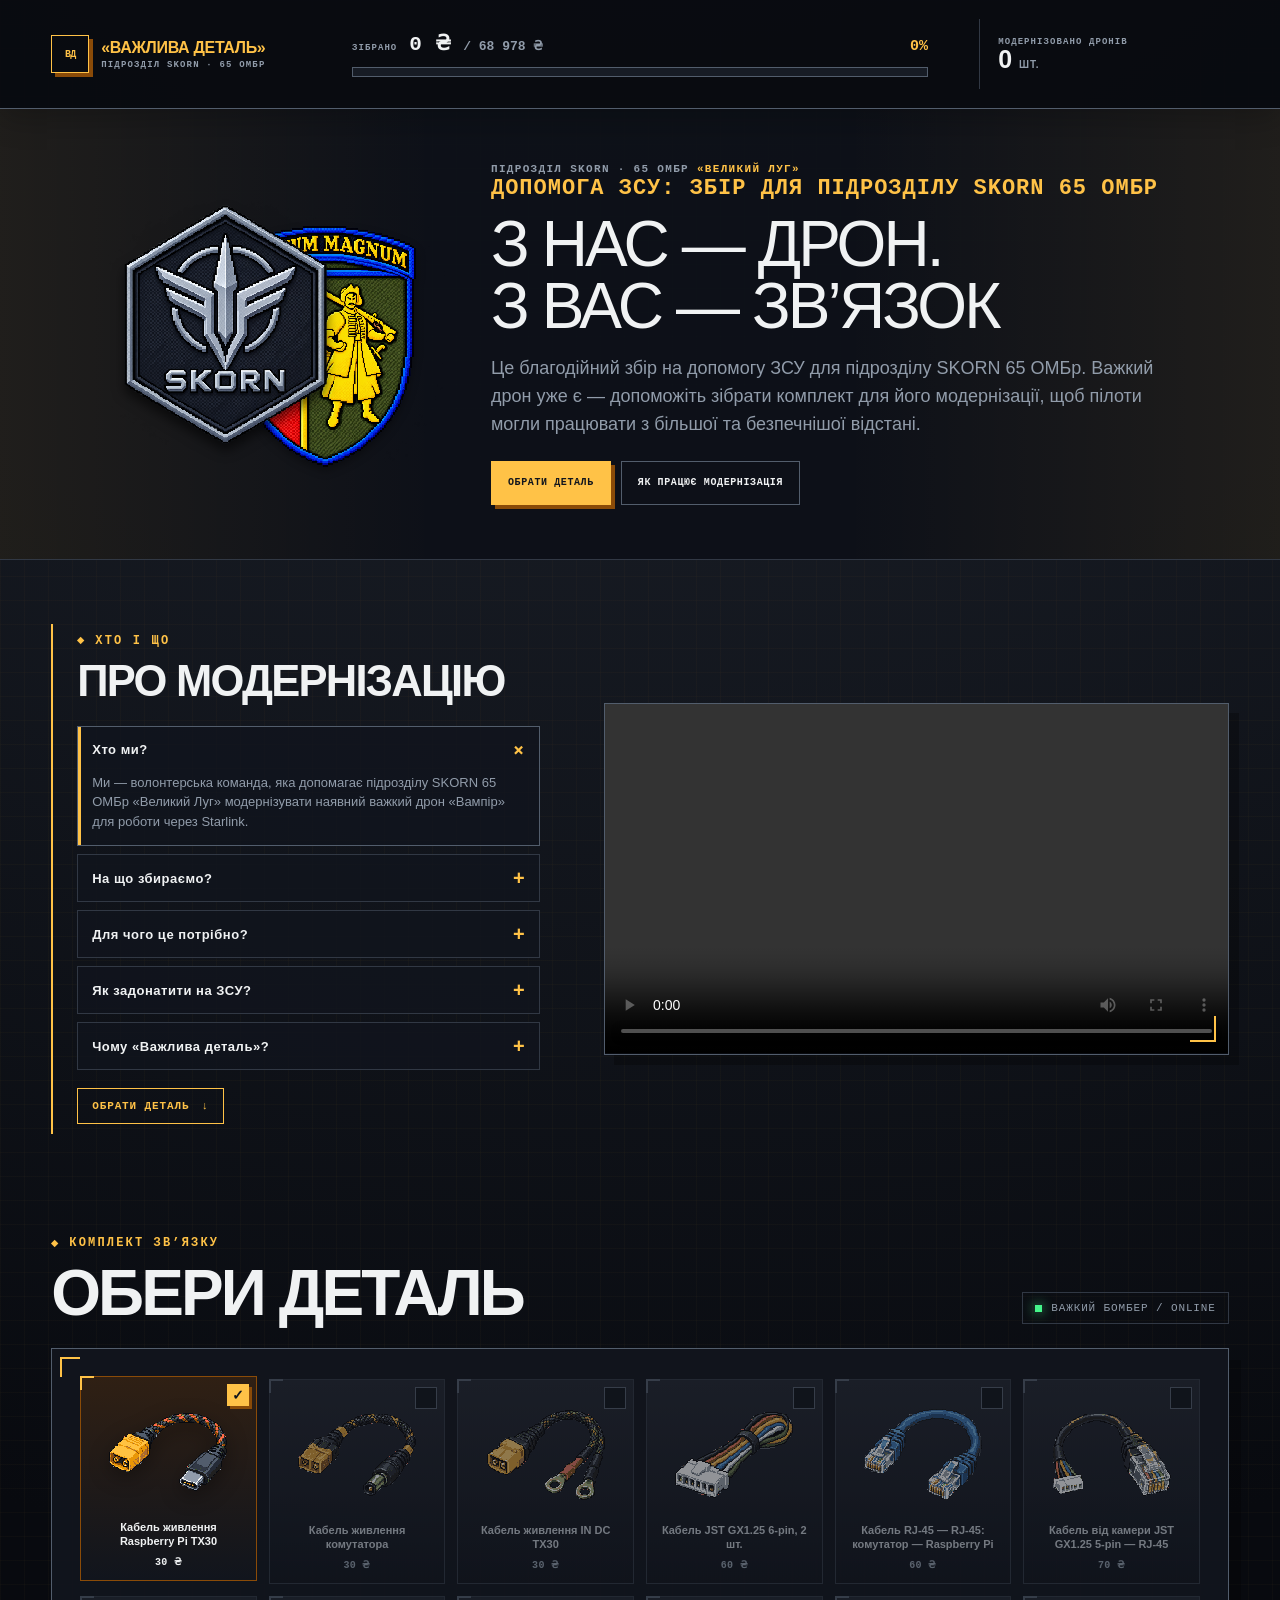
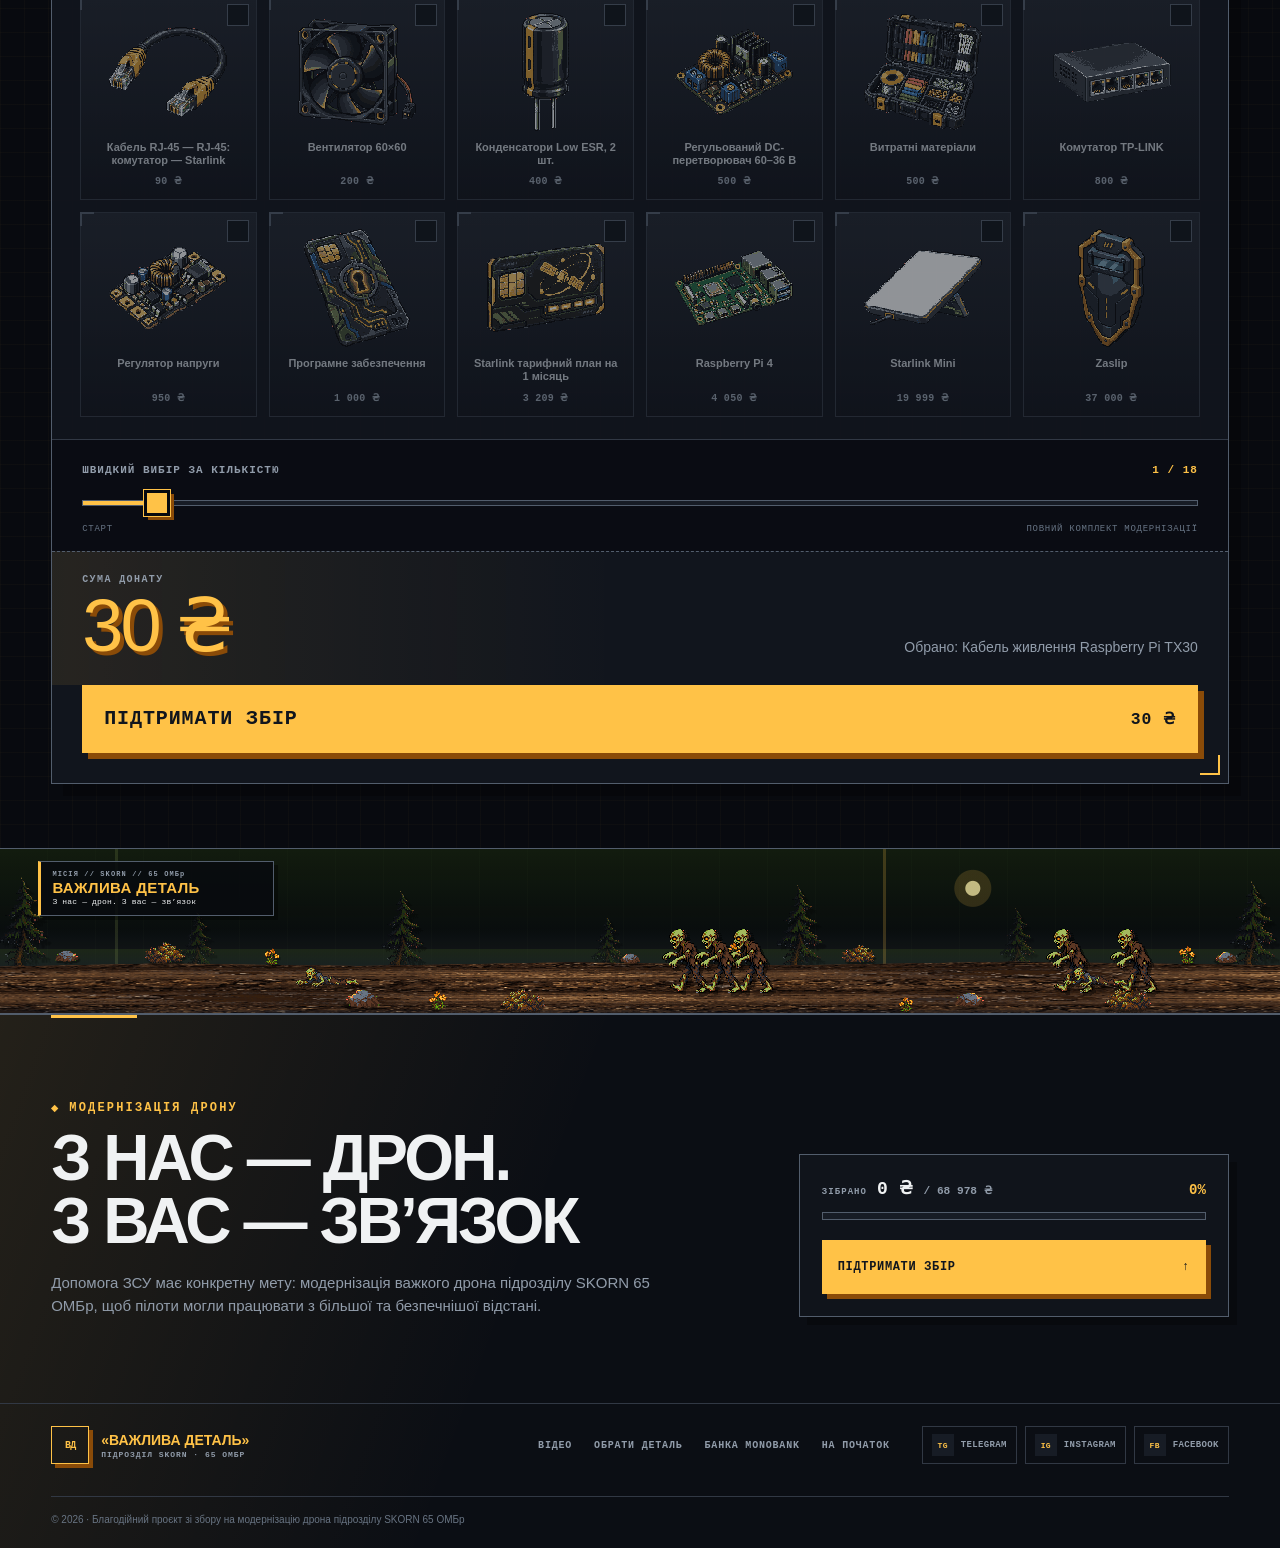
<file: index.html>
<!doctype html>
<html lang="uk">
  <head>
    <!-- Google tag (gtag.js) -->
    <script async src="https://www.googletagmanager.com/gtag/js?id=G-K4XE649B7B"></script>
    <script>
      window.dataLayer = window.dataLayer || [];
      function gtag(){dataLayer.push(arguments);}
      gtag('js', new Date());

      gtag('config', 'G-K4XE649B7B');
    </script>
    <meta charset="UTF-8" />
    <meta name="viewport" content="width=device-width, initial-scale=1" />
    <link rel="icon" href="assets/brigade_logo-site-style.png" type="image/png" />
    <link rel="canonical" href="https://donate.65ombr.online/" />
    <meta
      name="description"
      content="Допомога ЗСУ для підрозділу SKORN 65 ОМБр: збір на модернізацію важкого дрона. Оберіть необхідну деталь, щоб задонатити на ЗСУ через monobank."
    />
    <meta name="robots" content="index,follow,max-image-preview:large,max-snippet:-1,max-video-preview:-1" />
    <meta name="theme-color" content="#080a0f" />
    <meta property="og:type" content="website" />
    <meta property="og:locale" content="uk_UA" />
    <meta property="og:site_name" content="Важлива деталь" />
    <meta property="og:title" content="Допомога ЗСУ — збір для 65 ОМБр | Важлива деталь" />
    <meta property="og:description" content="Збір підрозділу SKORN 65 ОМБр на модернізацію важкого дрона. Оберіть необхідну деталь і підтримайте збір через monobank." />
    <meta property="og:url" content="https://donate.65ombr.online/" />
    <meta property="og:image" content="https://donate.65ombr.online/assets/campaign-social-card.jpg" />
    <meta property="og:image:type" content="image/jpeg" />
    <meta property="og:image:width" content="1200" />
    <meta property="og:image:height" content="630" />
    <meta property="og:image:alt" content="Допомога ЗСУ — збір підрозділу SKORN 65 ОМБр на модернізацію важкого дрона" />
    <meta name="twitter:card" content="summary_large_image" />
    <meta name="twitter:title" content="Допомога ЗСУ — збір для 65 ОМБр | Важлива деталь" />
    <meta name="twitter:description" content="Збір підрозділу SKORN 65 ОМБр на модернізацію важкого дрона. Оберіть необхідну деталь і підтримайте збір через monobank." />
    <meta name="twitter:image" content="https://donate.65ombr.online/assets/campaign-social-card.jpg" />
    <meta name="twitter:image:alt" content="Допомога ЗСУ — збір підрозділу SKORN 65 ОМБр на модернізацію важкого дрона" />
    <title>Допомога ЗСУ — збір для 65 ОМБр | Важлива деталь</title>
    <script type="application/ld+json">
      {
        "@context": "https://schema.org",
        "@type": "WebSite",
        "name": "Важлива деталь",
        "alternateName": "Допомога ЗСУ для 65 ОМБр",
        "url": "https://donate.65ombr.online/",
        "inLanguage": "uk"
      }
    </script>
    <script type="application/ld+json">
      {
        "@context": "https://schema.org",
        "@type": "FAQPage",
        "name": "Допомога ЗСУ — збір для підрозділу SKORN 65 ОМБр",
        "description": "Благодійний збір на модернізацію важкого дрона підрозділу SKORN 65 ОМБр.",
        "inLanguage": "uk",
        "mainEntity": [
          {
            "@type": "Question",
            "name": "Хто ми?",
            "acceptedAnswer": {
              "@type": "Answer",
              "text": "Ми — волонтерська команда, яка допомагає підрозділу SKORN 65 ОМБр «Великий Луг» модернізувати наявний важкий дрон «Вампір» для роботи через Starlink."
            }
          },
          {
            "@type": "Question",
            "name": "На що збираємо?",
            "acceptedAnswer": {
              "@type": "Answer",
              "text": "Важкий дрон «Вампір» уже є у підрозділу в стандартній комплектації. Збираємо на комплект обладнання для інтеграції Starlink: Raspberry Pi 4, програмне забезпечення, мережеве й силове обладнання, кабелі, Starlink Mini та тарифний план на один місяць."
            }
          },
          {
            "@type": "Question",
            "name": "Для чого це потрібно?",
            "acceptedAnswer": {
              "@type": "Answer",
              "text": "Модернізація дасть змогу пілотам керувати дроном через інтернет і працювати на значно більшій та безпечнішій відстані. Starlink також забезпечить стабільніший зв’язок, який менше залежить від радіогоризонту та особливостей рельєфу."
            }
          },
          {
            "@type": "Question",
            "name": "Як задонатити на ЗСУ?",
            "acceptedAnswer": {
              "@type": "Answer",
              "text": "Щоб задонатити на ЗСУ, оберіть нижче одну чи кілька деталей модернізації — сума підтримки сформується автоматично. Після вибору натисніть «Підтримати збір» і перейдіть до офіційної банки monobank."
            }
          },
          {
            "@type": "Question",
            "name": "Чому «Важлива деталь»?",
            "acceptedAnswer": {
              "@type": "Answer",
              "text": "Ми віримо, що кожна деталь важлива. Особливо коли йдеться про виконання завдань і досягнення цілей, які стоять перед нами як підрозділом, бригадою та суспільством. Кожна деталь відіграє свою роль, а твій донат допомагає об’єднати їх в одне ціле."
            }
          }
        ]
      }
    </script>
    <link rel="stylesheet" href="styles.css?v=20261118-1" />
  </head>
  <body>
    <header class="campaign-header">
      <div class="campaign-header-inner">
        <a class="campaign-brand" href="#campaign" aria-label="Модернізація важкого дрона для 65 ОМБр — до початку сторінки">
          <span class="brand-mark" aria-hidden="true">ВД</span>
          <span>
            <strong>«Важлива деталь»</strong>
            <small>Підрозділ SKORN · 65 ОМБр</small>
          </span>
        </a>

        <div class="fund-progress">
          <div class="fund-progress-copy">
            <span>Зібрано</span>
            <strong>0 ₴ <small>/ 68 978 ₴</small></strong>
            <output aria-label="Прогрес збору">0%</output>
          </div>
          <div
            class="fund-progress-track"
            role="progressbar"
            aria-label="Зібрано коштів"
            aria-valuemin="0"
            aria-valuemax="68978"
            aria-valuenow="0"
          >
            <span style="--fund-progress: 0%"></span>
          </div>
        </div>

        <div class="drone-count">
          <span>Модернізовано дронів</span>
          <strong>0 <small>шт.</small></strong>
        </div>
      </div>
    </header>

    <section class="brigade-banner campaign-hero" id="campaign" aria-labelledby="campaign-title">
      <div class="brigade-banner-inner">
        <div class="campaign-emblems" role="group" aria-label="Емблеми 65 ОМБр та підрозділу SKORN">
          <img
            class="campaign-emblem campaign-emblem-brigade"
            src="assets/brigade_logo-site-style.png"
            alt="Емблема 65 окремої механізованої бригади «Великий Луг»"
            width="200"
            height="200"
            decoding="async"
          />
          <img
            class="campaign-emblem campaign-emblem-unit"
            src="assets/skorn-pixel.png"
            alt="Емблема підрозділу SKORN 65 ОМБр"
            width="200"
            height="200"
            decoding="async"
            fetchpriority="high"
          />
        </div>
        <div class="campaign-hero-copy">
          <p class="campaign-hero-kicker">Підрозділ SKORN · 65 ОМБр <strong>«Великий Луг»</strong></p>
          <h1 id="campaign-title">Допомога ЗСУ: збір для підрозділу SKORN 65 ОМБр</h1>
          <p class="campaign-hero-slogan">З нас — дрон.<br />З вас — зв’язок</p>
          <p class="campaign-hero-intro">
            Це благодійний збір на допомогу ЗСУ для підрозділу SKORN 65 ОМБр. Важкий дрон уже є — допоможіть зібрати комплект для його модернізації, щоб пілоти могли працювати з більшої та безпечнішої відстані.
          </p>
          <div class="campaign-hero-actions">
            <a class="campaign-hero-primary" href="#selector">Обрати деталь</a>
            <a class="campaign-hero-secondary" href="#video">Як працює модернізація</a>
          </div>
        </div>
      </div>
    </section>

    <main class="page-shell" id="content">
      <section class="video-section" id="video" aria-labelledby="video-title">
        <aside class="video-qa" aria-labelledby="video-title">
          <p class="eyebrow"><span aria-hidden="true">◆</span> Хто і що</p>
          <h2 id="video-title">Про модернізацію</h2>
          <div class="qa-list">
            <details class="qa-item" open>
              <summary><span>Хто ми?</span><span class="qa-toggle" aria-hidden="true">+</span></summary>
              <p>Ми — волонтерська команда, яка допомагає підрозділу SKORN 65 ОМБр «Великий Луг» модернізувати наявний важкий дрон «Вампір» для роботи через Starlink.</p>
            </details>
            <details class="qa-item">
              <summary><span>На що збираємо?</span><span class="qa-toggle" aria-hidden="true">+</span></summary>
              <p>Важкий дрон «Вампір» уже є у підрозділу в стандартній комплектації. Збираємо на комплект обладнання для інтеграції Starlink: Raspberry Pi 4, програмне забезпечення, мережеве й силове обладнання, кабелі, Starlink Mini та тарифний план на один місяць.</p>
            </details>
            <details class="qa-item">
              <summary><span>Для чого це потрібно?</span><span class="qa-toggle" aria-hidden="true">+</span></summary>
              <p>Модернізація дасть змогу пілотам керувати дроном через інтернет і працювати на значно більшій та безпечнішій відстані. Starlink також забезпечить стабільніший зв’язок, який менше залежить від радіогоризонту та особливостей рельєфу.</p>
            </details>
            <details class="qa-item">
              <summary><span>Як задонатити на ЗСУ?</span><span class="qa-toggle" aria-hidden="true">+</span></summary>
              <p>Щоб задонатити на ЗСУ, оберіть нижче одну чи кілька деталей модернізації — сума підтримки сформується автоматично. Після вибору натисніть «Підтримати збір» і перейдіть до офіційної банки monobank.</p>
            </details>
            <details class="qa-item">
              <summary><span>Чому «Важлива деталь»?</span><span class="qa-toggle" aria-hidden="true">+</span></summary>
              <p>Ми віримо, що кожна деталь важлива. Особливо коли йдеться про виконання завдань і досягнення цілей, які стоять перед нами як підрозділом, бригадою та суспільством. Кожна деталь відіграє свою роль, а твій донат допомагає об’єднати їх в одне ціле.</p>
            </details>
          </div>
          <a class="video-cta" href="#selector">Обрати деталь <span aria-hidden="true">↓</span></a>
        </aside>

        <div class="video-widget">
          <video
            class="local-video"
            controls
            preload="metadata"
            playsinline
            aria-label="Відео про щоденну роботу екіпажу важкого дрона"
          >
            <source
              src="assets/video.mp4"
              type="video/mp4"
            />
            Ваш браузер не підтримує відтворення локального відео.
          </video>
        </div>
      </section>

      <section class="parts-selector" id="selector" aria-labelledby="selector-title">
        <header class="section-heading">
          <p class="eyebrow"><span aria-hidden="true">◆</span> Комплект зв’язку</p>
          <div class="heading-row">
            <div>
              <h2 id="selector-title">Обери деталь</h2>
            </div>
            <div class="status-chip" aria-hidden="true">
              <span class="status-light"></span>
              ВАЖКИЙ БОМБЕР / ONLINE
            </div>
          </div>
        </header>

        <div class="selector-console">
          <div
            class="parts-viewport"
            id="partsViewport"
            tabindex="0"
            role="region"
            aria-label="Таблиця деталей модернізації, відсортованих від найдешевших до найдорожчих, по шість у рядку"
          >
            <ol class="parts-track" id="partsTrack"></ol>
          </div>

          <div class="range-panel">
            <div class="range-caption">
              <span class="range-label">Швидкий вибір за кількістю</span>
              <output id="countOutput" for="partsRange">1 / 18</output>
            </div>

            <input
              class="parts-range"
              id="partsRange"
              type="range"
              min="0"
              max="18"
              step="1"
              value="1"
              aria-label="Швидко обрати кількість найдоступніших позицій"
              aria-describedby="selectionStatus"
            />

            <div class="range-ends" aria-hidden="true">
              <span>Старт</span>
              <span>Повний комплект модернізації</span>
            </div>
          </div>

          <div class="donation-readout">
            <div>
              <span class="donation-label">Сума донату</span>
              <output id="donationOutput" for="partsRange">30 ₴</output>
            </div>
            <p id="selectionStatus" class="selection-status" aria-live="polite">
              До суми включено: кабель живлення Raspberry Pi TX30
            </p>
          </div>

          <div class="support-action">
            <a class="support-button" id="supportButton" href="donation.html?amount=30&amp;parts=1">
              <span>Підтримати збір</span>
              <span class="support-button-amount" id="supportButtonAmount">30 ₴</span>
            </a>
          </div>
        </div>

      </section>
    </main>

    <section class="pixel-battle" aria-labelledby="pixel-battle-title">
      <h2 class="visually-hidden" id="pixel-battle-title">Піксельна місія «Важлива деталь»</h2>
      <div class="battle-mission" aria-hidden="true">
        <span>МІСІЯ // SKORN // 65 ОМБр</span>
        <strong>ВАЖЛИВА ДЕТАЛЬ</strong>
        <small>З нас — дрон. З вас — зв’язок</small>
      </div>

      <div
        class="pixel-battle-scene"
        role="img"
        aria-label="Важкий дрон атакує зомбі гарбузами, після вибухів на їхньому місці з’являються надгробки"
      >
        <div class="battle-forest">
          <img class="forest-tree forest-tree-one" src="assets/sprites/halloween-pine-tree.png" alt="" width="64" height="96" />
          <img class="forest-tree forest-tree-two" src="assets/sprites/halloween-pine-tree.png" alt="" width="64" height="96" />
          <img class="forest-tree forest-tree-three" src="assets/sprites/halloween-pine-tree.png" alt="" width="64" height="96" />
          <img class="forest-tree forest-tree-four" src="assets/sprites/halloween-pine-tree.png" alt="" width="64" height="96" />
          <img class="forest-tree forest-tree-five" src="assets/sprites/halloween-pine-tree.png" alt="" width="64" height="96" />
          <img class="forest-tree forest-tree-six" src="assets/sprites/halloween-pine-tree.png" alt="" width="64" height="96" />
          <img class="forest-tree forest-tree-seven" src="assets/sprites/halloween-pine-tree.png" alt="" width="64" height="96" />
        </div>

        <div class="battle-road"></div>
        <div class="battle-roadside">
          <img class="road-prop road-rock road-rock-one" src="assets/sprites/road-rock.png" alt="" width="32" height="24" />
          <img class="road-prop road-rock road-rock-two" src="assets/sprites/road-rock.png" alt="" width="32" height="24" />
          <img class="road-prop road-rock road-rock-three" src="assets/sprites/road-rock.png" alt="" width="32" height="24" />
          <img class="road-prop road-rock road-rock-four" src="assets/sprites/road-rock.png" alt="" width="32" height="24" />
          <img class="road-prop road-rock road-rock-five" src="assets/sprites/road-rock.png" alt="" width="32" height="24" />

          <img class="road-prop road-bush road-bush-one" src="assets/sprites/road-bush.png" alt="" width="48" height="32" />
          <img class="road-prop road-bush road-bush-two" src="assets/sprites/road-bush.png" alt="" width="48" height="32" />
          <img class="road-prop road-bush road-bush-three" src="assets/sprites/road-bush.png" alt="" width="48" height="32" />
          <img class="road-prop road-bush road-bush-four" src="assets/sprites/road-bush.png" alt="" width="48" height="32" />

          <img class="road-prop road-flowers road-flowers-one" src="assets/sprites/road-flowers.png" alt="" width="32" height="24" />
          <img class="road-prop road-flowers road-flowers-two" src="assets/sprites/road-flowers.png" alt="" width="32" height="24" />
          <img class="road-prop road-flowers road-flowers-three" src="assets/sprites/road-flowers.png" alt="" width="32" height="24" />
          <img class="road-prop road-flowers road-flowers-four" src="assets/sprites/road-flowers.png" alt="" width="32" height="24" />
          <img class="road-prop road-flowers road-flowers-five" src="assets/sprites/road-flowers.png" alt="" width="32" height="24" />
        </div>

        <div class="battle-drone">
          <img src="assets/sprites/halloween-drone.png" alt="" width="128" height="64" />
        </div>

        <div class="battle-target battle-target-one battle-target-single">
          <img class="battle-enemy battle-crawler enemy-center" src="assets/sprites/halloween-zombie-crawler.png" alt="" width="64" height="32" />
          <img class="battle-zombie-fragment battle-crawler-fragment battle-zombie-fragment-left" src="assets/sprites/halloween-zombie-crawler.png" alt="" width="64" height="32" />
          <img class="battle-zombie-fragment battle-crawler-fragment battle-zombie-fragment-right" src="assets/sprites/halloween-zombie-crawler.png" alt="" width="64" height="32" />
          <img class="battle-pumpkin" src="assets/sprites/halloween-pumpkin-bomb.png" alt="" width="32" height="32" />
          <img class="battle-burst" src="assets/sprites/halloween-pumpkin-burst.png" alt="" width="64" height="64" />
          <img class="battle-gravestone grave-center" src="assets/sprites/halloween-gravestone.png" alt="" width="40" height="48" />
        </div>

        <div class="battle-target battle-target-two battle-target-group">
          <img class="battle-enemy battle-zombie enemy-left" src="assets/sprites/halloween-zombie.png" alt="" width="48" height="64" />
          <img class="battle-enemy battle-zombie enemy-center" src="assets/sprites/halloween-zombie.png" alt="" width="48" height="64" />
          <img class="battle-enemy battle-zombie enemy-right" src="assets/sprites/halloween-zombie.png" alt="" width="48" height="64" />
          <img class="battle-zombie-fragment battle-zombie-fragment-left" src="assets/sprites/halloween-zombie.png" alt="" width="48" height="64" />
          <img class="battle-zombie-fragment battle-zombie-fragment-right" src="assets/sprites/halloween-zombie.png" alt="" width="48" height="64" />
          <img class="battle-pumpkin" src="assets/sprites/halloween-pumpkin-bomb.png" alt="" width="32" height="32" />
          <img class="battle-burst" src="assets/sprites/halloween-pumpkin-burst.png" alt="" width="64" height="64" />
          <img class="battle-gravestone grave-left" src="assets/sprites/halloween-gravestone.png" alt="" width="40" height="48" />
          <img class="battle-gravestone grave-center" src="assets/sprites/halloween-gravestone.png" alt="" width="40" height="48" />
          <img class="battle-gravestone grave-right" src="assets/sprites/halloween-gravestone.png" alt="" width="40" height="48" />
        </div>

        <div class="battle-target battle-target-three battle-target-group">
          <img class="battle-enemy battle-zombie enemy-left" src="assets/sprites/halloween-zombie.png" alt="" width="48" height="64" />
          <img class="battle-enemy battle-crawler enemy-center" src="assets/sprites/halloween-zombie-crawler.png" alt="" width="64" height="32" />
          <img class="battle-enemy battle-zombie enemy-right" src="assets/sprites/halloween-zombie.png" alt="" width="48" height="64" />
          <img class="battle-zombie-fragment battle-crawler-fragment battle-zombie-fragment-left" src="assets/sprites/halloween-zombie-crawler.png" alt="" width="64" height="32" />
          <img class="battle-zombie-fragment battle-crawler-fragment battle-zombie-fragment-right" src="assets/sprites/halloween-zombie-crawler.png" alt="" width="64" height="32" />
          <img class="battle-pumpkin" src="assets/sprites/halloween-pumpkin-bomb.png" alt="" width="32" height="32" />
          <img class="battle-burst" src="assets/sprites/halloween-pumpkin-burst.png" alt="" width="64" height="64" />
          <img class="battle-gravestone grave-left" src="assets/sprites/halloween-gravestone.png" alt="" width="40" height="48" />
          <img class="battle-gravestone grave-center" src="assets/sprites/halloween-gravestone.png" alt="" width="40" height="48" />
          <img class="battle-gravestone grave-right" src="assets/sprites/halloween-gravestone.png" alt="" width="40" height="48" />
        </div>
      </div>
    </section>

    <footer class="site-footer">
      <div class="footer-cta">
        <div class="footer-message">
          <p class="eyebrow"><span aria-hidden="true">◆</span> Модернізація дрону</p>
          <h2>З нас — дрон.<br />З вас — зв’язок</h2>
          <p>Допомога ЗСУ має конкретну мету: модернізація важкого дрона підрозділу SKORN 65 ОМБр, щоб пілоти могли працювати з більшої та безпечнішої відстані.</p>
        </div>

        <div class="footer-action-panel">
          <div class="footer-progress-copy">
            <span>Зібрано</span>
            <strong>0 ₴ <small>/ 68 978 ₴</small></strong>
            <output aria-label="Прогрес збору">0%</output>
          </div>
          <div
            class="footer-progress-track"
            role="progressbar"
            aria-label="Зібрано коштів"
            aria-valuemin="0"
            aria-valuemax="68978"
            aria-valuenow="0"
          ><span></span></div>
          <a class="footer-support-button" href="#selector">
            Підтримати збір <span aria-hidden="true">↑</span>
          </a>
        </div>
      </div>

      <div class="footer-meta">
        <div class="footer-brand">
          <span class="brand-mark" aria-hidden="true">ВД</span>
          <span><strong>«Важлива деталь»</strong><small>Підрозділ SKORN · 65 ОМБр</small></span>
        </div>
        <nav class="footer-nav" aria-label="Навігація в підвалі">
          <a href="#video">Відео</a>
          <a href="#selector">Обрати деталь</a>
          <a href="https://send.monobank.ua/jar/4BtyfStgP8" target="_blank" rel="noopener noreferrer">Банка monobank</a>
          <a href="#content">На початок</a>
        </nav>
        <nav class="footer-social" aria-label="Соціальні мережі 65 ОМБр">
          <a
            href="https://t.me/ombr65"
            target="_blank"
            rel="noopener noreferrer"
            aria-label="65 ОМБр у Telegram"
          ><span aria-hidden="true">TG</span>Telegram</a>
          <a
            href="https://www.instagram.com/65ombr_recruit/"
            target="_blank"
            rel="noopener noreferrer"
            aria-label="Рекрутинговий центр 65 ОМБр в Instagram"
          ><span aria-hidden="true">IG</span>Instagram</a>
          <a
            href="https://www.facebook.com/profile.php?id=61573028283625"
            target="_blank"
            rel="noopener noreferrer"
            aria-label="Рекрутинговий центр 65 ОМБр у Facebook"
          ><span aria-hidden="true">FB</span>Facebook</a>
        </nav>

        <p class="footer-note">© 2026 · Благодійний проєкт зі збору на модернізацію дрона підрозділу SKORN 65 ОМБр</p>
      </div>
    </footer>

    <script src="campaign-progress.js"></script>
    <script src="app.js?v=20261102-3"></script>
  </body>
</html>
</file>
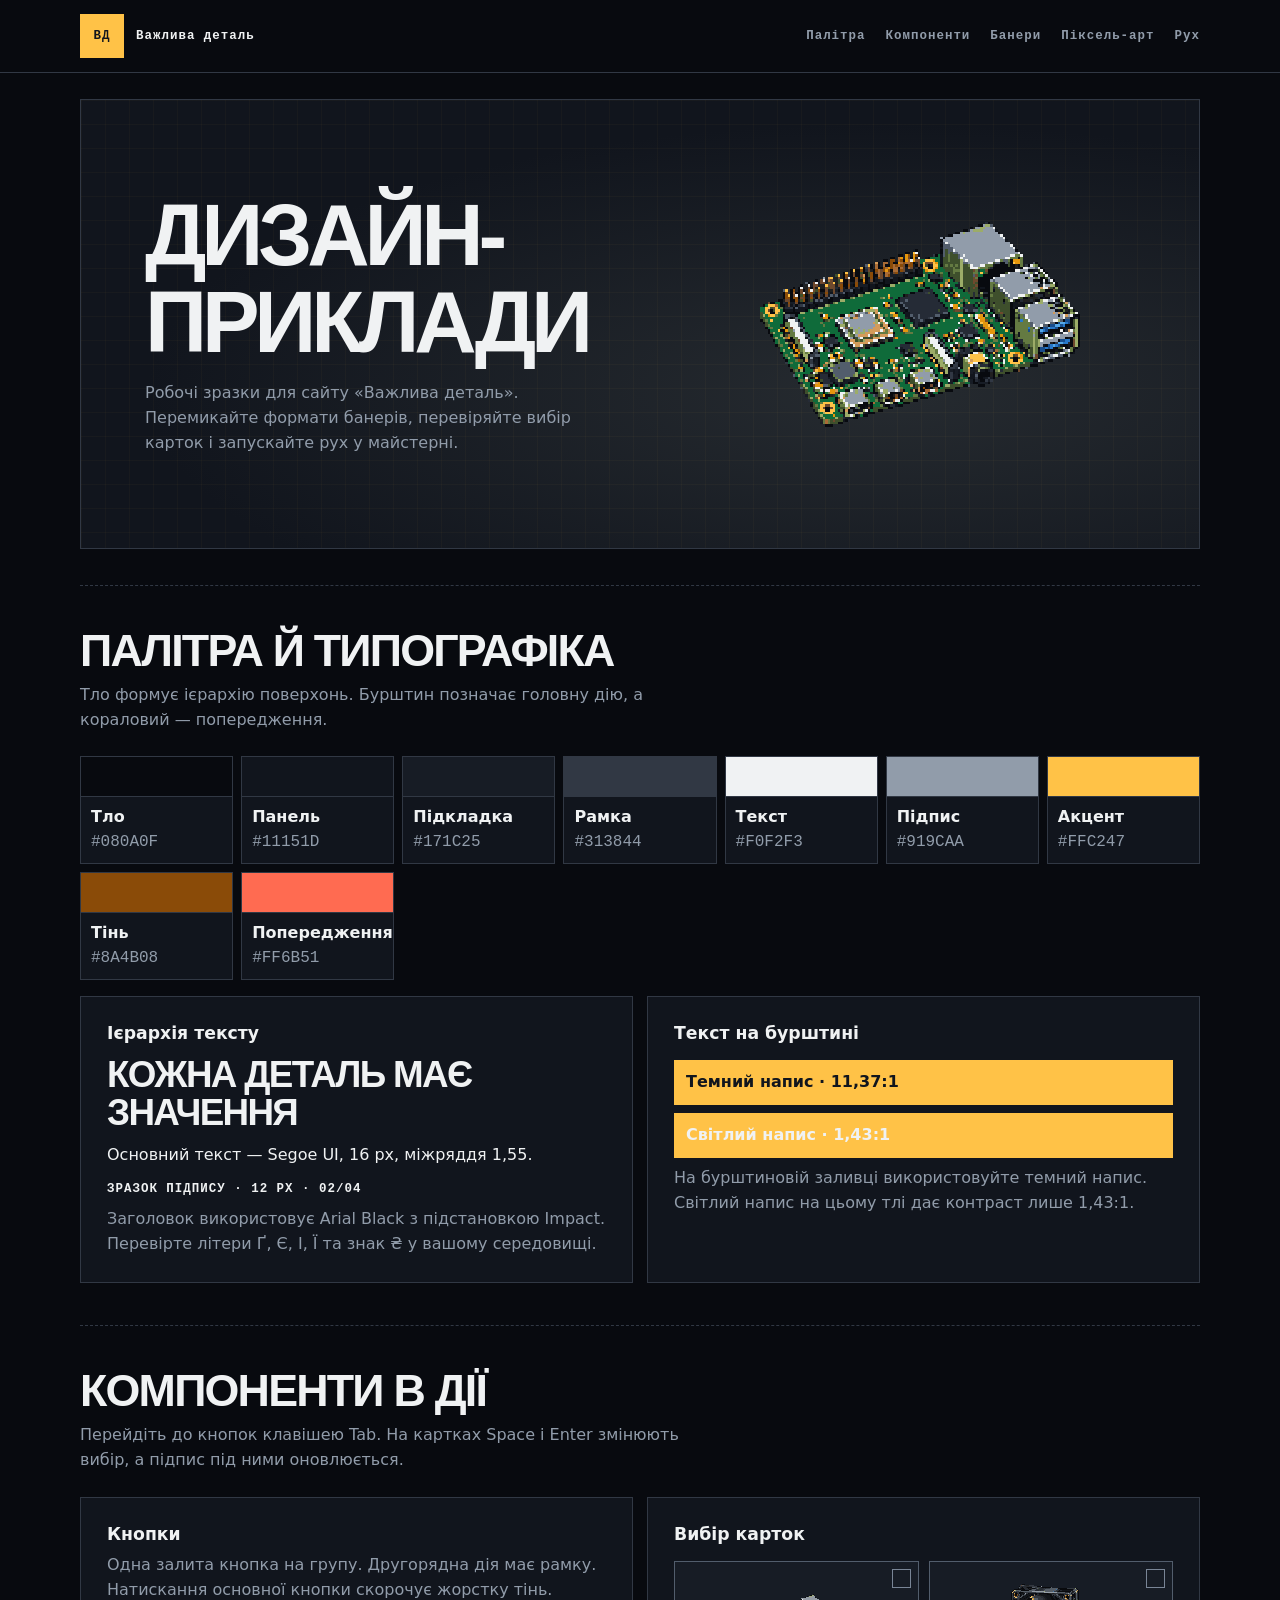
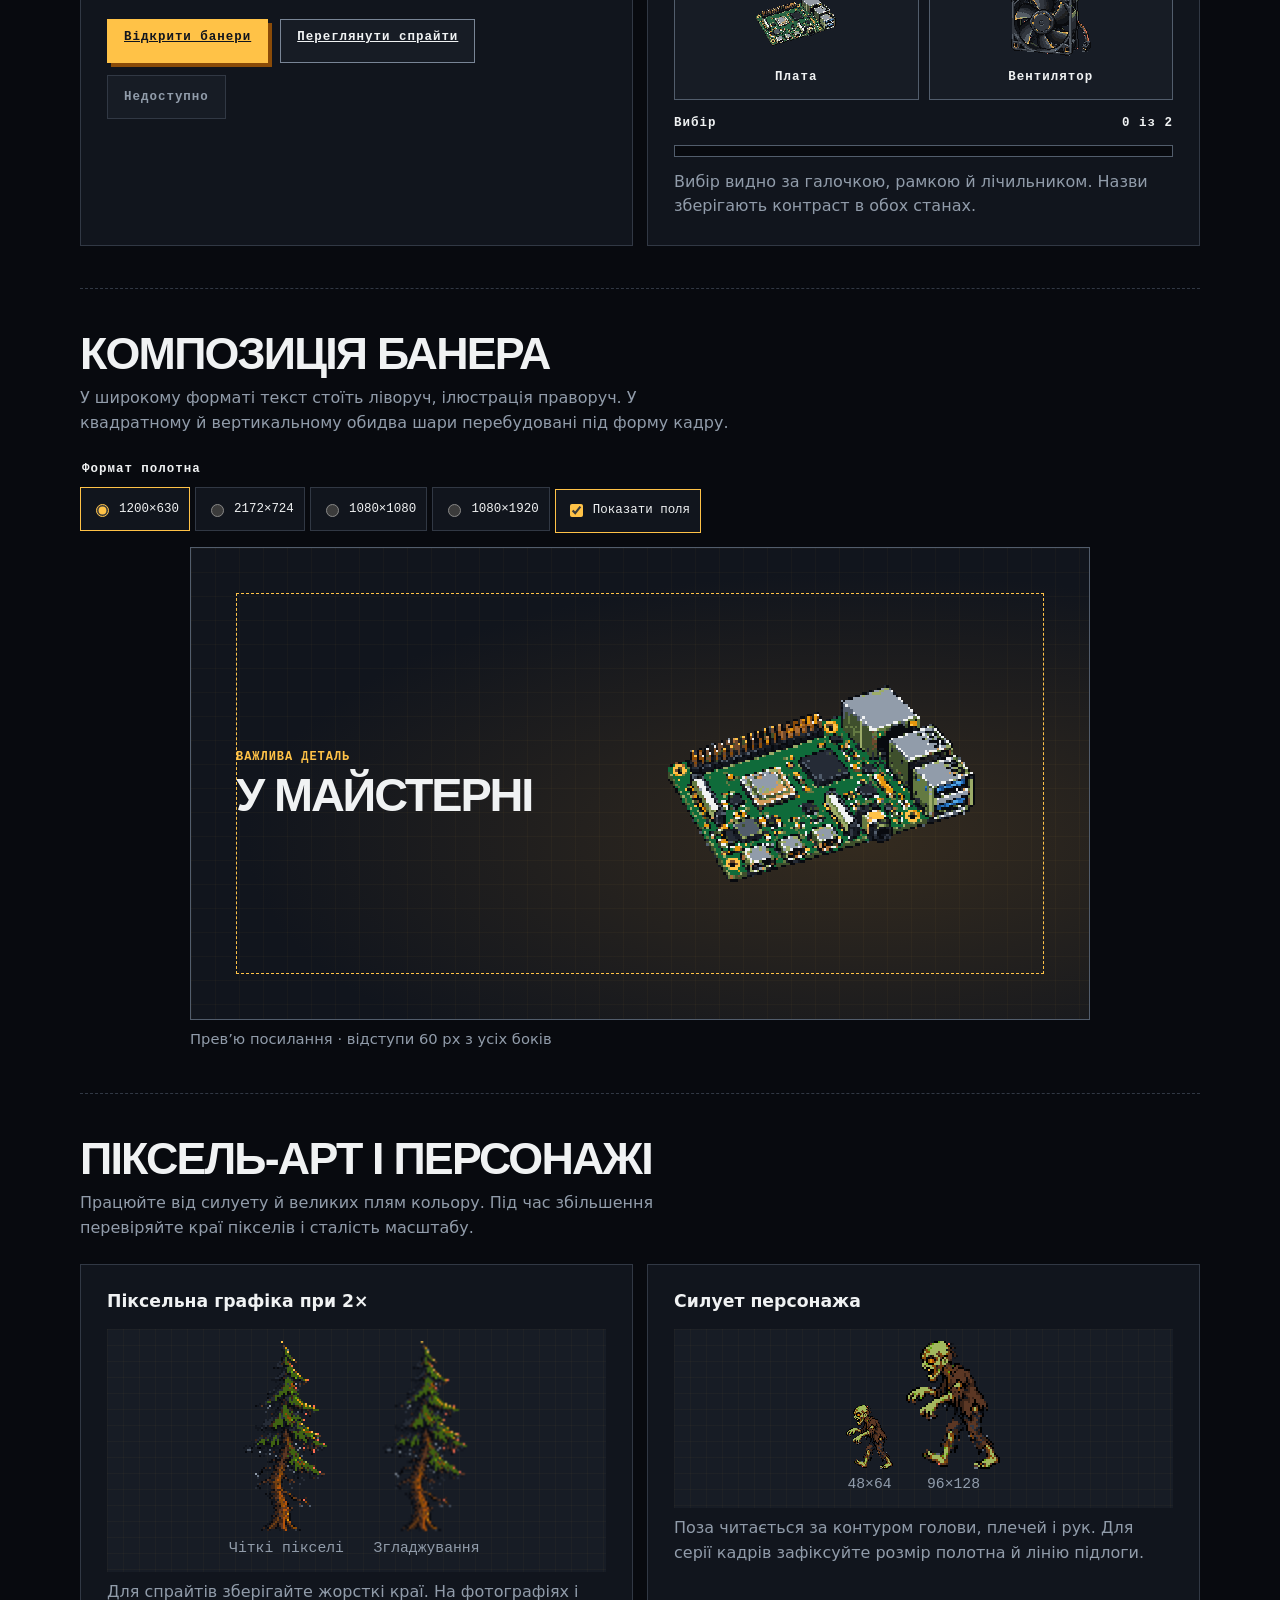
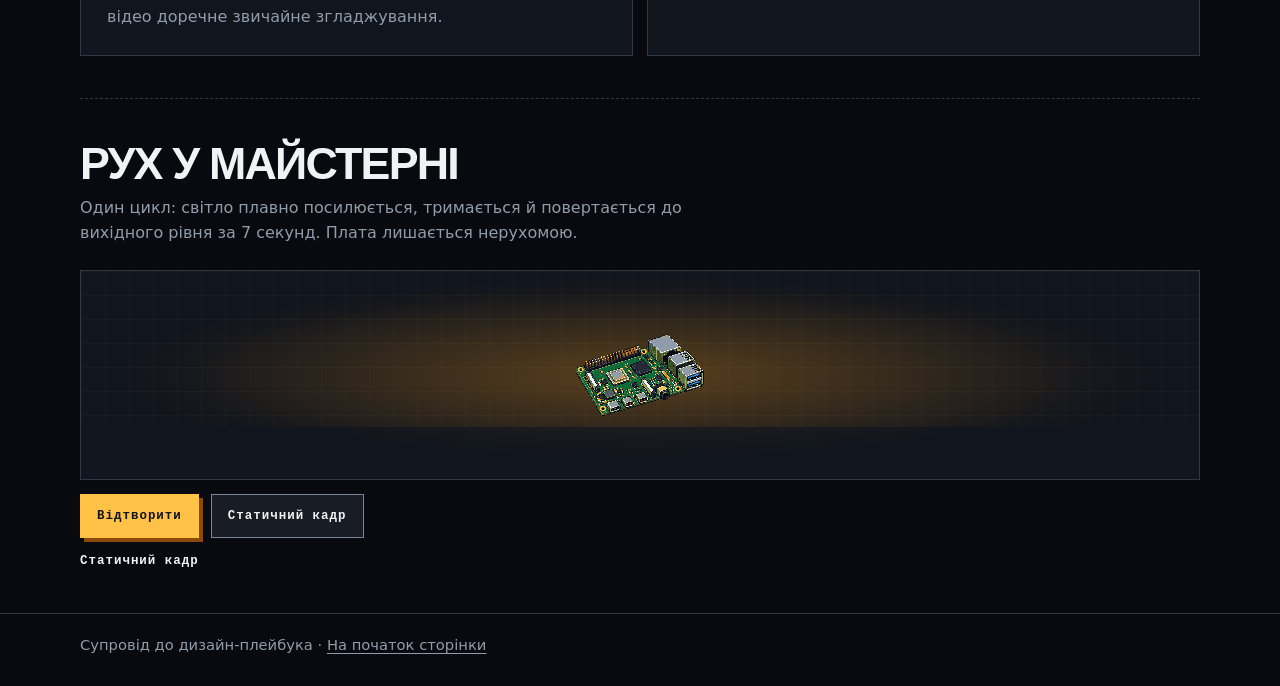
<file: design-examples/index.html>
<!doctype html>
<html lang="uk">
<head>
<meta charset="utf-8">
<meta name="viewport" content="width=device-width, initial-scale=1">
<title>Дизайн-приклади — Важлива деталь</title>
<style>
:root {
  color-scheme: dark;
  --bg: #080a0f; --panel: #11151d; --panel-soft: #171c25;
  --line: #313844; --line-bright: #525d6c; --text: #f0f2f3;
  --muted: #919caa; --accent: #ffc247; --accent-strong: #e5960d;
  --accent-deep: #8a4b08; --danger: #ff6b51;
  --display: "Arial Black", Impact, sans-serif;
  --mono: "Cascadia Mono", "Segoe UI Mono", Consolas, monospace;
  --sans: "Segoe UI", system-ui, sans-serif;
  --grid: linear-gradient(#ffc24708 1px, transparent 1px), linear-gradient(90deg, #ffc24708 1px, transparent 1px);
}
* { box-sizing: border-box; }
body { margin: 0; background: var(--bg); color: var(--text); font: 16px/1.55 var(--sans); }
:focus-visible { outline: 2px solid var(--accent); outline-offset: 4px; }
p, figure, dl, dd, h1, h2, h3 { margin: 0; }
button, input { font: inherit; }
img { display: block; max-width: 100%; }
a { color: inherit; }
.wrap { width: min(100% - 32px, 1120px); margin-inline: auto; }
.mono, .sitebar, button, legend, .marker { font: 700 .78rem/1.5 var(--mono); letter-spacing: .08em; }
.sitebar { display: flex; flex-wrap: wrap; align-items: center; justify-content: space-between; gap: 10px 28px; padding-block: 14px; }
header { border-bottom: 1px solid var(--line); }
.brand { display: flex; align-items: center; gap: 12px; text-decoration: none; }
.brand span { display: inline-grid; place-items: center; min-width: 44px; min-height: 44px; background: var(--accent); color: var(--panel); }
nav { display: flex; flex-wrap: wrap; gap: 2px 20px; }
nav a { color: var(--muted); text-decoration: none; padding-block: 8px; }
nav a:hover { color: var(--accent); text-decoration: underline; }
section { padding-block: 42px; border-top: 1px dashed var(--line); scroll-margin-top: 16px; }
section > .intro { max-width: 64ch; margin: 10px 0 24px; color: var(--muted); }
h1, h2 { font-family: var(--display); font-weight: 900; line-height: 1; text-transform: uppercase; }
h1 { font-size: clamp(2.3rem, 7.3vw, 5.4rem); letter-spacing: -.06em; }
h2 { font-size: clamp(1.65rem, 4.6vw, 2.8rem); letter-spacing: -.04em; }
h3 { font-size: 1.08rem; line-height: 1.25; }
.hero { display: grid; grid-template-columns: 1.25fr 1fr; gap: 24px; align-items: center; min-height: 400px; margin-block: 26px 36px; padding: clamp(22px, 5vw, 64px);
  border: 1px solid var(--line); background-image: var(--grid), radial-gradient(ellipse at 72% 65%, #262b30, var(--panel) 65%); background-size: 24px 24px, 24px 24px, auto; }
.hero p { max-width: 44ch; margin-top: 16px; color: var(--muted); }
.hero-art { width: 100%; height: clamp(160px, 32vw, 320px); object-fit: contain; image-rendering: pixelated; }
.marker { display: block; margin-bottom: 10px; color: var(--accent); text-transform: uppercase; }
.palette { display: grid; grid-template-columns: repeat(auto-fit, minmax(min(138px, 100%), 1fr)); gap: 8px; }
.sample-color { border: 1px solid var(--line); background: var(--panel); }
.swatch { height: 40px; background: var(--swatch); border-bottom: 1px solid var(--line); }
.sample-color dt { font-weight: 700; padding: 8px 10px 0; }
.sample-color dd { color: var(--muted); font-family: var(--mono); padding: 0 10px 8px; }
.split, .art-grid { display: grid; grid-template-columns: repeat(2, minmax(0, 1fr)); gap: 14px; }
.type-tests { margin-top: 16px; }
.panel { padding: clamp(16px, 3vw, 26px); background: var(--panel); border: 1px solid var(--line); }
.panel p { margin-top: 8px; color: var(--muted); }
.type-demo > * + * { margin-top: 12px; }
.display-sample { font: 900 clamp(1.5rem, 4vw, 2.3rem)/1.02 var(--display); text-transform: uppercase; letter-spacing: -.045em; }
.contrast-demo { display: grid; gap: 8px; }
.contrast-demo div { padding: 10px 12px; color: var(--panel); background: var(--accent); font-weight: 800; }
.contrast-demo .low { color: var(--text); }
.button-row { display: flex; flex-wrap: wrap; align-items: center; gap: 12px; }
.control { min-height: 44px; padding: 8px 16px; cursor: pointer; background: var(--panel-soft); color: var(--text); border: 1px solid #798596; }
.control:hover { border-color: var(--accent); }
.control:active { transform: translateY(2px); }
.control:disabled { cursor: default; color: var(--muted); border-color: var(--line); }
.primary { background: var(--accent); color: var(--panel); border-color: var(--accent); box-shadow: 4px 4px 0 var(--accent-deep); }
.primary:not(:disabled):hover { background: #ffd680; }
.primary:active { box-shadow: 2px 2px 0 var(--accent-deep); }
.selection { display: grid; grid-template-columns: repeat(2, minmax(0, 1fr)); gap: 10px; }
.part { position: relative; display: flex; flex-direction: column; align-items: center; gap: 8px; min-width: 0; padding: 18px 8px 12px; background: var(--panel-soft); color: var(--text); cursor: pointer; border: 1px solid var(--line-bright); font-weight: 700; }
.part img { width: 80px; height: 80px; object-fit: contain; image-rendering: pixelated; filter: saturate(.65); }
.part:hover { border-color: var(--accent); }
.part[aria-pressed="true"] { border-color: var(--accent); background: #242017; }
.part[aria-pressed="true"] img { filter: none; }
.tick { position: absolute; top: 7px; right: 7px; width: 19px; height: 19px; display: grid; place-items: center; border: 1px solid #798596; line-height: 1; color: transparent; }
[aria-pressed="true"] .tick { background: var(--accent); border-color: var(--accent); color: var(--panel); }
.progress-label { display: flex; justify-content: space-between; gap: 6px; margin: 14px 0 4px; }
progress { width: 100%; height: 12px; border: 1px solid var(--line-bright); border-radius: 0; background: var(--bg); color: var(--accent); }
progress::-webkit-progress-bar { background: var(--bg); }
progress::-webkit-progress-value { background: var(--accent); }
progress::-moz-progress-bar { background: var(--accent); }
.field { margin: 0 0 14px; padding: 0; border: 0; min-width: 0; }
.legend { margin-bottom: 9px; }
.choice { position: relative; display: inline-flex; align-items: center; min-height: 44px; padding: 6px 10px; gap: 7px; background: var(--panel); border: 1px solid var(--line); cursor: pointer; font-family: var(--mono); font-size: .78rem; }
.choice:has(:checked) { border-color: var(--accent); }
.choice input { accent-color: var(--accent); }
.banner-preview { width: min(100%, var(--preview-width, 900px)); margin-inline: auto; }
.banner-preview[data-format="square"] { --preview-width: 480px; }
.banner-preview[data-format="story"] { --preview-width: 325px; }
.banner { position: relative; container-type: inline-size; display: grid; grid-template-columns: 45% 55%; align-items: center; aspect-ratio: 1200 / 630; padding: 5%; border: 1px solid var(--line-bright); background: var(--grid), radial-gradient(ellipse at 75% 62%, #342b1f, var(--panel) 65%); background-size: 24px 24px, 24px 24px, auto; }
.banner-preview[data-format="wide"] .banner { aspect-ratio: 3 / 1; }
.banner-preview[data-format="square"] .banner { aspect-ratio: 1; grid-template: auto 1fr / minmax(0, 1fr); padding: 6.67%; }
.banner-preview[data-format="story"] .banner { aspect-ratio: 9 / 16; grid-template: auto 1fr / minmax(0, 1fr); padding: 22.22% 7.41%; }
.banner strong { display: block; font: 900 clamp(.75rem, 5.8cqw, 3.3rem)/1 var(--display); text-transform: uppercase; letter-spacing: -.045em; overflow-wrap: anywhere; }
.banner .marker { font-size: clamp(.6rem, 2.3cqw, .75rem); margin-bottom: 6px; }
.banner-preview:is([data-format="square"], [data-format="story"]) .banner strong { font-size: clamp(1.2rem, 10cqw, 3rem); }
.banner img { width: 100%; height: 100%; min-height: 0; max-height: 38cqw; object-fit: contain; image-rendering: pixelated; }
.banner-preview[data-format="wide"] img { max-height: 23cqw; }
.banner-preview:is([data-format="square"], [data-format="story"]) img { max-height: none; }
.guides .banner::after { content: ""; position: absolute; inset: 9.52% 5%; border: 1px dashed var(--accent); pointer-events: none; }
.guides[data-format="wide"] .banner::after { inset: 5%; }
.guides[data-format="square"] .banner::after { inset: 6.67%; }
.guides[data-format="story"] .banner::after { inset: 12.5% 7.41%; }
figcaption { margin-top: 9px; color: var(--muted); font-size: .92rem; }
.sprite-study { display: flex; align-items: flex-end; justify-content: center; gap: 12px; min-height: 170px; padding: 12px; background: var(--grid), var(--panel-soft); background-size: 16px 16px; }
.sprite-study figure { flex: 0 1 auto; text-align: center; }
.sprite-study img { margin-inline: auto; image-rendering: pixelated; }
.sprite-study img.filtered { image-rendering: auto; }
.sprite-study figcaption { margin-top: 4px; font-family: var(--mono); }
.stage { position: relative; min-height: 210px; display: grid; justify-items: center; align-items: center; overflow: hidden; border: 1px solid var(--line);
  background: linear-gradient(to top, #11151d 25%, transparent 25%), var(--grid), radial-gradient(ellipse at 50% 50%, #463017, var(--panel) 65%);
  background-size: auto, 24px 24px, 24px 24px, auto; }
.stage img { position: relative; width: 128px; image-rendering: pixelated; }
.lamp { position: absolute; inset: 0; background: radial-gradient(ellipse at 50% 50%, #ffc2473d, transparent 56%); opacity: .45; }
.stage.running .lamp { animation: lamplight 7s ease-in-out; }
.stage.paused .lamp { animation-play-state: paused; }
@keyframes lamplight { 0%, 100% { opacity: .45; } 36%, 64% { opacity: .95; } }
@media (prefers-reduced-motion: reduce) {
  *, *::before, *::after { animation: none !important; transition: none !important; scroll-behavior: auto !important; }
}
.motion-controls { margin-top: 14px; }
footer { padding-block: 20px 30px; border-top: 1px solid var(--line); color: var(--muted); font-size: .92rem; }
footer a { text-underline-offset: 3px; }
@media (max-width: 680px) {
  .hero, .split, .art-grid { grid-template-columns: minmax(0, 1fr); }
  .hero { min-height: 0; }
  .hero-art { height: 160px; }
  section { padding-block: 30px; }
}
</style>
</head>
<body>
<header id="top">
  <div class="wrap sitebar">
    <a class="brand" href="#top"><span aria-hidden="true">ВД</span> Важлива деталь</a>
    <nav aria-label="Розділи прикладів">
      <a href="#type">Палітра</a><a href="#ui">Компоненти</a><a href="#banners">Банери</a><a href="#pixel">Піксель-арт</a><a href="#motion">Рух</a>
    </nav>
  </div>
</header>
<main class="wrap">
  <div class="hero">
    <div>
      <h1>Дизайн-<wbr>приклади</h1>
      <p>Робочі зразки для сайту «Важлива деталь». Перемикайте формати банерів, перевіряйте вибір карток і запускайте рух у майстерні.</p>
    </div>
    <img class="hero-art" src="[data-uri]" width="128" height="128" alt="">
  </div>

  <section id="type" aria-labelledby="type-title">
    <h2 id="type-title">Палітра й типографіка</h2>
    <p class="intro">Тло формує ієрархію поверхонь. Бурштин позначає головну дію, а кораловий — попередження.</p>
    <dl class="palette">
      <div class="sample-color"><div class="swatch" style="--swatch:#080a0f"></div><dt>Тло</dt><dd>#080A0F</dd></div>
      <div class="sample-color"><div class="swatch" style="--swatch:#11151d"></div><dt>Панель</dt><dd>#11151D</dd></div>
      <div class="sample-color"><div class="swatch" style="--swatch:#171c25"></div><dt>Підкладка</dt><dd>#171C25</dd></div>
      <div class="sample-color"><div class="swatch" style="--swatch:#313844"></div><dt>Рамка</dt><dd>#313844</dd></div>
      <div class="sample-color"><div class="swatch" style="--swatch:#f0f2f3"></div><dt>Текст</dt><dd>#F0F2F3</dd></div>
      <div class="sample-color"><div class="swatch" style="--swatch:#919caa"></div><dt>Підпис</dt><dd>#919CAA</dd></div>
      <div class="sample-color"><div class="swatch" style="--swatch:#ffc247"></div><dt>Акцент</dt><dd>#FFC247</dd></div>
      <div class="sample-color"><div class="swatch" style="--swatch:#8a4b08"></div><dt>Тінь</dt><dd>#8A4B08</dd></div>
      <div class="sample-color"><div class="swatch" style="--swatch:#ff6b51"></div><dt>Попередження</dt><dd>#FF6B51</dd></div>
    </dl>
    <div class="split type-tests">
      <div class="panel type-demo">
        <h3>Ієрархія тексту</h3>
        <div class="display-sample">Кожна деталь має значення</div>
        <div>Основний текст — Segoe UI, 16 px, міжряддя 1,55.</div>
        <div class="mono">ЗРАЗОК ПІДПИСУ · 12 PX · 02/04</div>
        <p>Заголовок використовує Arial Black з підстановкою Impact. Перевірте літери Ґ, Є, І, Ї та знак ₴ у вашому середовищі.</p>
      </div>
      <div class="panel">
        <h3>Текст на бурштині</h3>
        <div class="contrast-demo type-tests">
          <div>Темний напис · 11,37:1</div>
          <div class="low" aria-hidden="true">Світлий напис · 1,43:1</div>
        </div>
        <p>На бурштиновій заливці використовуйте темний напис. Світлий напис на цьому тлі дає контраст лише 1,43:1.</p>
      </div>
    </div>
  </section>

  <section id="ui" aria-labelledby="ui-title">
    <h2 id="ui-title">Компоненти в дії</h2>
    <p class="intro">Перейдіть до кнопок клавішею Tab. На картках Space і Enter змінюють вибір, а підпис під ними оновлюється.</p>
    <div class="split">
      <div class="panel">
        <h3>Кнопки</h3>
        <p>Одна залита кнопка на групу. Другорядна дія має рамку. Натискання основної кнопки скорочує жорстку тінь.</p>
        <div class="button-row type-tests">
          <a class="control primary mono" href="#banners">Відкрити банери</a>
          <a class="control mono" href="#pixel">Переглянути спрайти</a>
          <button class="control" type="button" disabled>Недоступно</button>
        </div>
      </div>
      <div class="panel">
        <h3>Вибір карток</h3>
        <div class="selection type-tests" id="selection">
          <button class="part" type="button" aria-pressed="false"><span class="tick" aria-hidden="true">✓</span><img src="[data-uri]" width="128" height="128" alt="">Плата</button>
          <button class="part" type="button" aria-pressed="false"><span class="tick" aria-hidden="true">✓</span><img src="[data-uri]" width="128" height="128" alt="">Вентилятор</button>
        </div>
        <label class="progress-label mono" for="selection-progress">Вибір <output id="selection-label" aria-live="polite">0 із 2</output></label>
        <progress id="selection-progress" max="2" value="0"></progress>
        <p>Вибір видно за галочкою, рамкою й лічильником. Назви зберігають контраст в обох станах.</p>
      </div>
    </div>
  </section>

  <section id="banners" aria-labelledby="banners-title">
    <h2 id="banners-title">Композиція банера</h2>
    <p class="intro">У широкому форматі текст стоїть ліворуч, ілюстрація праворуч. У квадратному й вертикальному обидва шари перебудовані під форму кадру.</p>
    <fieldset class="field">
      <legend class="mono legend">Формат полотна</legend>
      <label class="choice"><input type="radio" name="format" value="link" checked>1200×630</label>
      <label class="choice"><input type="radio" name="format" value="wide">2172×724</label>
      <label class="choice"><input type="radio" name="format" value="square">1080×1080</label>
      <label class="choice"><input type="radio" name="format" value="story">1080×1920</label>
      <label class="choice"><input type="checkbox" id="guides" checked>Показати поля</label>
    </fieldset>
    <figure class="banner-preview guides" id="banner-preview" data-format="link">
      <div class="banner">
        <div><span class="marker">Важлива деталь</span><strong>У майстерні</strong></div>
        <img src="[data-uri]" width="128" height="128" alt="Піксельна ілюстрація плати">
      </div>
      <figcaption id="banner-caption" aria-live="polite">Прев’ю посилання · відступи 60 px з усіх боків</figcaption>
    </figure>
  </section>

  <section id="pixel" aria-labelledby="pixel-title">
    <h2 id="pixel-title">Піксель-арт і персонажі</h2>
    <p class="intro">Працюйте від силуету й великих плям кольору. Під час збільшення перевіряйте краї пікселів і сталість масштабу.</p>
    <div class="art-grid">
      <div class="panel">
        <h3>Піксельна графіка при 2×</h3>
        <div class="sprite-study type-tests">
          <figure><img src="[data-uri]" width="128" height="192" alt="Хвойний спрайт із чіткими пікселями"><figcaption>Чіткі пікселі</figcaption></figure>
          <figure><img class="filtered" src="[data-uri]" width="128" height="192" alt="Той самий спрайт зі згладженими краями"><figcaption>Згладжування</figcaption></figure>
        </div>
        <p>Для спрайтів зберігайте жорсткі краї. На фотографіях і відео доречне звичайне згладжування.</p>
      </div>
      <div class="panel">
        <h3>Силует персонажа</h3>
        <div class="sprite-study type-tests">
          <figure><img src="[data-uri]" width="48" height="64" alt="Піксельний персонаж у натуральному розмірі"><figcaption>48×64</figcaption></figure>
          <figure><img src="[data-uri]" width="96" height="128" alt="Збільшений спрайт з оливковими й землистими тонами"><figcaption>96×128</figcaption></figure>
        </div>
        <p>Поза читається за контуром голови, плечей і рук. Для серії кадрів зафіксуйте розмір полотна й лінію підлоги.</p>
      </div>
    </div>
  </section>

  <section id="motion" aria-labelledby="motion-title">
    <h2 id="motion-title">Рух у майстерні</h2>
    <p class="intro">Один цикл: світло плавно посилюється, тримається й повертається до вихідного рівня за 7 секунд. Плата лишається нерухомою.</p>
    <div class="stage" id="motion-stage">
      <div class="lamp" id="lamp" aria-hidden="true"></div>
      <img src="[data-uri]" width="128" height="128" alt="Плата в майстерні">
    </div>
    <div class="button-row motion-controls">
      <button class="control primary" id="motion-button" type="button">Відтворити</button>
      <button class="control" id="motion-reset" type="button">Статичний кадр</button>
    </div>
    <p class="mono motion-controls" id="motion-status" aria-live="polite">Статичний кадр</p>
  </section>
</main>
<footer><div class="wrap">Супровід до дизайн-плейбука · <a href="#top">На початок сторінки</a></div></footer>
<script>
const selection = document.querySelector("#selection");
const cards = [...selection.querySelectorAll(".part")];
const progress = document.querySelector("#selection-progress");
const selectionLabel = document.querySelector("#selection-label");
selection.addEventListener("click", (event) => {
  const button = event.target.closest(".part");
  if (!button) return;

  button.setAttribute("aria-pressed", button.getAttribute("aria-pressed") !== "true");
  const count = cards.filter((card) => card.getAttribute("aria-pressed") === "true").length;
  progress.value = count;
  selectionLabel.textContent = count + " із " + cards.length;
});

const banner = document.querySelector("#banner-preview");
const caption = document.querySelector("#banner-caption");
const captions = {
  link: "Прев’ю посилання · відступи 60 px з усіх боків",
  wide: "Широкий банер · стартове поле 5% з кожної сторони",
  square: "Квадратна картка · відступи 72 px з усіх боків",
  story: "Вертикальна історія · 80 px з боків і 240 px зверху та знизу"
};
document.querySelectorAll('input[name="format"]').forEach((radio) => {
  radio.addEventListener("change", () => {
    banner.dataset.format = radio.value;
    caption.textContent = captions[radio.value];
  });
});
document.querySelector("#guides").addEventListener("change", (event) => {
  banner.classList.toggle("guides", event.target.checked);
});

const motion = document.querySelector("#motion-stage");
const motionButton = document.querySelector("#motion-button");
const motionStatus = document.querySelector("#motion-status");
const reducedMotion = window.matchMedia("(prefers-reduced-motion: reduce)");

function resetMotion(message) {
  motion.classList.remove("running", "paused");
  motionButton.textContent = "Відтворити";
  motionStatus.textContent = message;
}

function syncMotionPreference() {
  motionButton.disabled = reducedMotion.matches;
  resetMotion(reducedMotion.matches ? "Статичний кадр · увімкнено зменшений рух" : "Статичний кадр");
}

motionButton.addEventListener("click", () => {
  if (motion.classList.contains("running")) {
    const paused = motion.classList.toggle("paused");
    motionButton.textContent = paused ? "Продовжити" : "Призупинити";
    motionStatus.textContent = paused ? "На паузі" : "Відтворюється";
    return;
  }

  motion.classList.add("running");
  motionButton.textContent = "Призупинити";
  motionStatus.textContent = "Відтворюється";
});
document.querySelector("#lamp").addEventListener("animationend", () => resetMotion("Цикл завершено · статичний кадр"));
document.querySelector("#motion-reset").addEventListener("click", syncMotionPreference);
reducedMotion.addEventListener("change", syncMotionPreference);
syncMotionPreference();
</script>
</body>
</html>
</file>
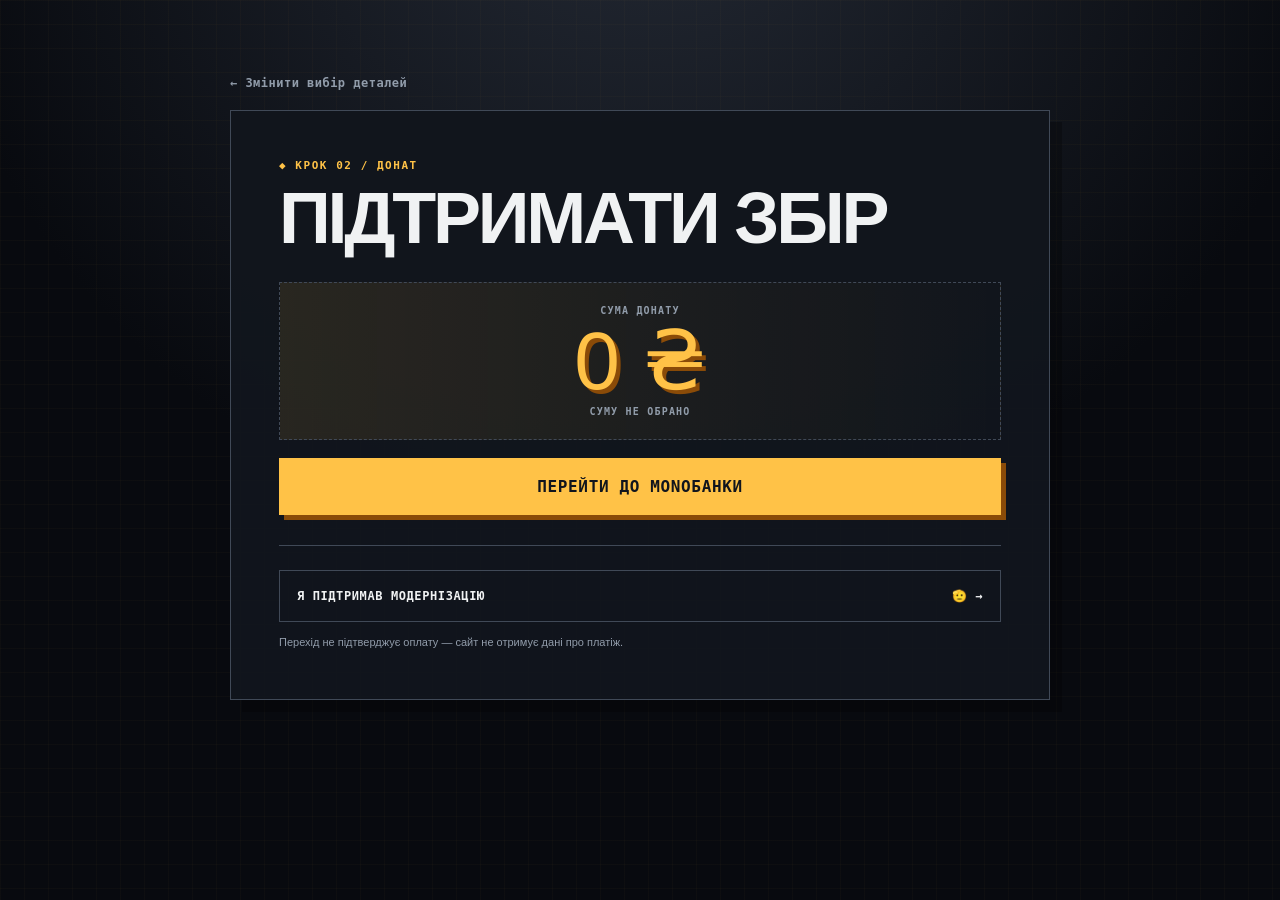
<file: donation.html>
<!doctype html>
<html lang="uk">
  <head>
    <!-- Google tag (gtag.js) -->
    <script async src="https://www.googletagmanager.com/gtag/js?id=G-K4XE649B7B"></script>
    <script>
      window.dataLayer = window.dataLayer || [];
      function gtag(){dataLayer.push(arguments);}
      gtag('js', new Date());

      gtag('config', 'G-K4XE649B7B');
    </script>
    <meta charset="UTF-8" />
    <meta name="viewport" content="width=device-width, initial-scale=1" />
    <link rel="icon" href="assets/brigade_logo-site-style.png" type="image/png" />
    <meta name="robots" content="noindex,follow" />
    <meta
      name="description"
      content="Сторінка підтримки модернізації зв’язку важкого дрона через Банку monobank"
    />
    <title>Підтримати збір</title>
    <link rel="stylesheet" href="donation.css" />
  </head>
  <body>
    <main class="donation-page">
      <a class="back-link" href="/#selector">← Змінити вибір деталей</a>

      <section class="donation-card" aria-labelledby="donation-title">
        <header class="donation-heading">
          <p class="eyebrow"><span aria-hidden="true">◆</span> Крок 02 / Донат</p>
          <h1 id="donation-title">Підтримати збір</h1>
        </header>

        <div class="amount-panel">
          <span>Сума донату</span>
          <output id="donationAmount">0 ₴</output>
          <small id="partsCount"></small>
        </div>

        <p class="limit-warning" id="limitWarning" hidden></p>

        <div class="mono-widget" id="monoWidget" aria-live="polite">
          <div class="mono-placeholder" id="monoPlaceholder">
            <div class="demo-badge">Демо-заглушка</div>
            <div class="mono-header">
              <span class="mono-wordmark" aria-hidden="true">mono</span>
              <span>Банка</span>
            </div>
            <div class="mock-jar-icon" aria-hidden="true">
              <span>₴</span>
            </div>
            <h2>Комплект модернізації зв’язку важкого дрона</h2>
            <label class="mock-amount-label" for="mockAmount">Сума поповнення</label>
            <output class="mock-amount" id="mockAmount">0 ₴</output>
            <button class="mock-pay-button" type="button" disabled>
              Поповнити Банку
            </button>
            <p class="mock-disclaimer">
              Це візуальна заглушка. Кошти не списуються, платіж не створюється.
            </p>
          </div>
        </div>

        <a
          class="mono-link"
          id="monoJarLink"
          href="#"
          target="_blank"
          rel="noopener noreferrer"
          hidden
        >
          Перейти до monoБанки
        </a>

        <div class="post-donation-actions">
          <a class="thanks-link" href="thanks.html">
            Я підтримав модернізацію <span aria-hidden="true">🫡 →</span>
          </a>
          <small>Перехід не підтверджує оплату — сайт не отримує дані про платіж.</small>
        </div>
      </section>
    </main>

    <script src="monobank-config.js"></script>
    <script src="donation.js?v=20261102-1"></script>
  </body>
</html>
</file>
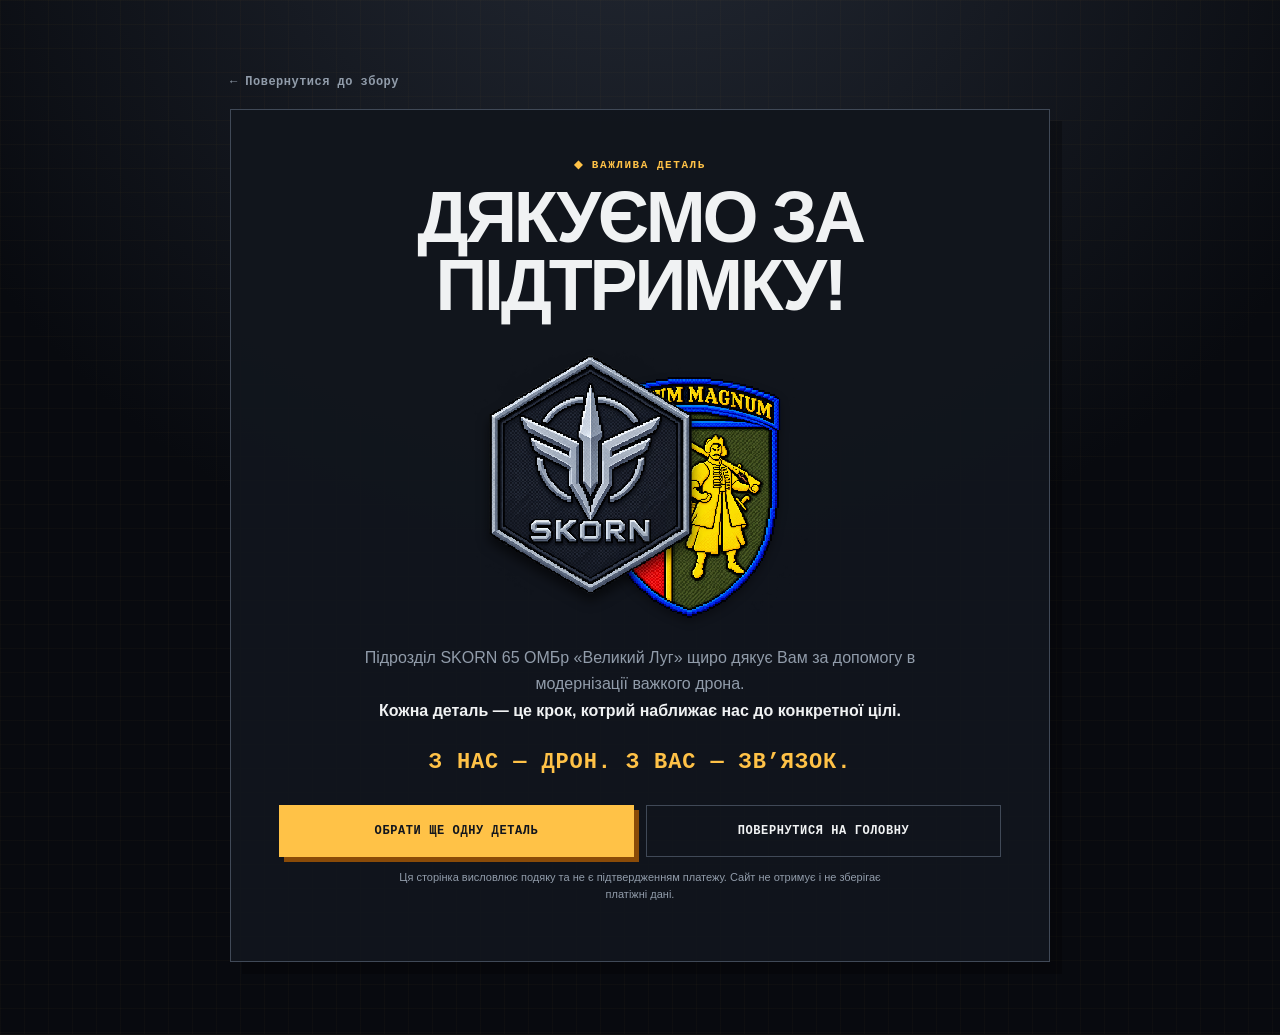
<file: thanks.html>
<!doctype html>
<html lang="uk">
  <head>
    <!-- Google tag (gtag.js) -->
    <script async src="https://www.googletagmanager.com/gtag/js?id=G-K4XE649B7B"></script>
    <script>
      window.dataLayer = window.dataLayer || [];
      function gtag(){dataLayer.push(arguments);}
      gtag('js', new Date());

      gtag('config', 'G-K4XE649B7B');
    </script>
    <meta charset="UTF-8" />
    <meta name="viewport" content="width=device-width, initial-scale=1" />
    <link rel="icon" href="assets/brigade_logo-site-style.png" type="image/png" />
    <meta name="robots" content="noindex,follow" />
    <meta
      name="description"
      content="Подяка за підтримку модернізації зв’язку важкого дрона підрозділу SKORN 65 ОМБр"
    />
    <title>Дякуємо за підтримку — «Важлива деталь»</title>
    <link rel="stylesheet" href="donation.css" />
  </head>
  <body>
    <main class="donation-page">
      <a class="back-link" href="/">← Повернутися до збору</a>

      <section class="donation-card thank-you-card" aria-labelledby="thanks-title">
        <p class="eyebrow"><span aria-hidden="true">◆</span> Важлива деталь</p>
        <h1 id="thanks-title">Дякуємо за підтримку!</h1>

        <div class="thanks-emblems" role="group" aria-label="Емблеми 65 ОМБр та підрозділу SKORN">
          <img
            class="thanks-emblem thanks-emblem-brigade"
            src="assets/brigade_logo-site-style.png"
            alt="Емблема 65 окремої механізованої бригади «Великий Луг»"
            width="200"
            height="200"
            decoding="async"
          />
          <img
            class="thanks-emblem thanks-emblem-unit"
            src="assets/skorn-pixel.png"
            alt="Емблема підрозділу SKORN 65 ОМБр"
            width="200"
            height="200"
            decoding="async"
          />
        </div>

        <p class="thanks-copy">
          Підрозділ SKORN 65 ОМБр «Великий Луг» щиро дякує Вам за допомогу в модернізації важкого дрона.
          <br /><strong>Кожна деталь — це крок, котрий наближає нас до конкретної цілі.</strong>
        </p>

        <p class="thanks-slogan">З нас — дрон. З вас — зв’язок.</p>

        <div class="thanks-actions">
          <a class="thanks-primary-link" href="/#selector">Обрати ще одну деталь</a>
          <a class="thanks-secondary-link" href="/">Повернутися на головну</a>
        </div>

        <p class="thanks-disclaimer">
          Ця сторінка висловлює подяку та не є підтвердженням платежу. Сайт не отримує і не зберігає платіжні дані.
        </p>
      </section>
    </main>
  </body>
</html>
</file>
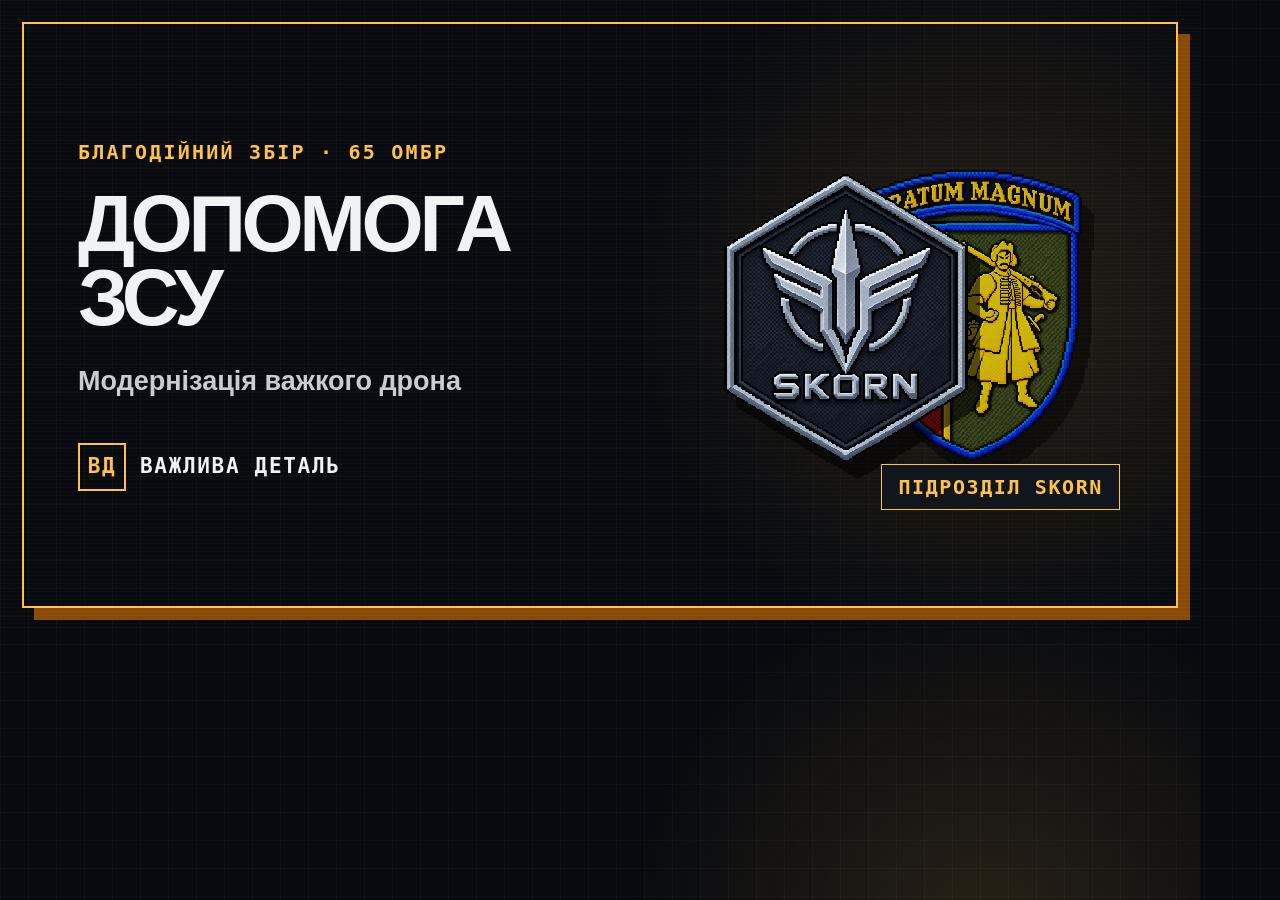
<file: assets/source/campaign-social-card.html>
<!doctype html>
<html lang="uk">
  <head>
    <meta charset="UTF-8" />
    <meta name="viewport" content="width=1200, initial-scale=1" />
    <title>Campaign social card</title>
    <style>
      * { box-sizing: border-box; }
      html, body { width: 1200px; height: 630px; margin: 0; overflow: hidden; }
      body {
        position: relative;
        display: grid;
        grid-template-columns: 1.26fr 0.74fr;
        align-items: center;
        padding: 72px 78px;
        color: #f0f2f3;
        background:
          linear-gradient(rgba(255, 194, 71, 0.035) 1px, transparent 1px),
          linear-gradient(90deg, rgba(255, 194, 71, 0.035) 1px, transparent 1px),
          radial-gradient(circle at 82% 48%, rgba(255, 194, 71, 0.13), transparent 34%),
          #080a0f;
        background-size: 28px 28px, 28px 28px, auto, auto;
        font-family: "Segoe UI", Arial, sans-serif;
      }
      body::before {
        position: absolute;
        inset: 22px;
        border: 2px solid #ffc247;
        box-shadow: 12px 12px 0 #8a4b08;
        content: "";
      }
      body::after {
        position: absolute;
        inset: 0;
        background: repeating-linear-gradient(180deg, transparent 0 3px, rgba(255,255,255,0.018) 3px 4px);
        content: "";
        pointer-events: none;
      }
      main { position: relative; z-index: 2; }
      .eyebrow {
        margin: 0 0 22px;
        color: #ffc247;
        font: 800 20px/1.3 Consolas, monospace;
        letter-spacing: 0.11em;
        text-transform: uppercase;
      }
      h1 {
        max-width: 690px;
        margin: 0;
        font: 900 80px/0.93 "Arial Black", Impact, sans-serif;
        letter-spacing: -0.055em;
        text-transform: uppercase;
      }
      .goal {
        margin: 28px 0 0;
        color: #c8cdd3;
        font: 700 27px/1.3 "Segoe UI", sans-serif;
      }
      .brand {
        display: inline-flex;
        gap: 14px;
        align-items: center;
        margin-top: 44px;
        font: 900 21px/1 Consolas, monospace;
        letter-spacing: 0.08em;
        text-transform: uppercase;
      }
      .brand-mark {
        display: grid;
        width: 48px;
        height: 48px;
        border: 2px solid #ffc247;
        color: #ffc247;
        place-items: center;
      }
      .emblems {
        position: relative;
        z-index: 2;
        width: 390px;
        height: 390px;
        justify-self: end;
      }
      .emblems img {
        position: absolute;
        top: 45px;
        width: 300px;
        height: 300px;
        object-fit: contain;
        image-rendering: pixelated;
        filter: drop-shadow(12px 16px 0 rgba(0, 0, 0, 0.58));
      }
      .brigade { right: 0; z-index: 1; opacity: 0.78; }
      .skorn { left: -36px; z-index: 2; }
      .unit-label {
        position: absolute;
        right: 2px;
        bottom: 0;
        z-index: 3;
        padding: 12px 16px;
        border: 1px solid #ffc247;
        color: #ffc247;
        background: #11151d;
        font: 900 20px/1 Consolas, monospace;
        letter-spacing: 0.08em;
        text-transform: uppercase;
      }
    </style>
  </head>
  <body>
    <main>
      <p class="eyebrow">Благодійний збір · 65 ОМБр</p>
      <h1>Допомога<br />ЗСУ</h1>
      <p class="goal">Модернізація важкого дрона</p>
      <div class="brand"><span class="brand-mark">ВД</span><span>Важлива деталь</span></div>
    </main>
    <div class="emblems" aria-hidden="true">
      <img class="brigade" src="../brigade_logo-site-style.png" alt="" />
      <img class="skorn" src="../skorn-pixel.png" alt="" />
      <div class="unit-label">Підрозділ SKORN</div>
    </div>
  </body>
</html>
</file>
<file: styles.css>
:root {
  color-scheme: dark;
  --bg: #080a0f;
  --panel: #11151d;
  --panel-soft: #171c25;
  --line: #313844;
  --line-bright: #525d6c;
  --text: #f0f2f3;
  --muted: #919caa;
  --accent: #ffc247;
  --accent-strong: #e5960d;
  --accent-deep: #8a4b08;
  --danger: #ff6b51;
  --success: #ffc247;
  font-family: "Cascadia Mono", "Segoe UI Mono", Consolas, monospace;
}

* {
  box-sizing: border-box;
}

html {
  min-width: 320px;
  background: var(--bg);
}

body {
  overflow-x: clip;
  min-height: 100vh;
  margin: 0;
  color: var(--text);
  background:
    linear-gradient(rgba(255, 194, 71, 0.025) 1px, transparent 1px),
    linear-gradient(90deg, rgba(255, 194, 71, 0.025) 1px, transparent 1px),
    radial-gradient(circle at 50% -20%, #252b36 0, var(--bg) 58%);
  background-size: 24px 24px, 24px 24px, auto;
}

body::before {
  position: fixed;
  inset: 0;
  z-index: -1;
  content: "";
  background: repeating-linear-gradient(
    to bottom,
    transparent 0,
    transparent 3px,
    rgba(0, 0, 0, 0.08) 4px
  );
  pointer-events: none;
}

button,
input {
  font: inherit;
}

.campaign-header {
  position: relative;
  z-index: 5;
  border-bottom: 1px solid var(--line-bright);
  background: rgba(8, 10, 15, 0.94);
  box-shadow: 0 8px 30px rgba(0, 0, 0, 0.24);
}

.campaign-header-inner {
  display: grid;
  width: min(100%, 1628px);
  min-height: 108px;
  margin: 0 auto;
  padding: 18px clamp(16px, 4vw, 64px);
  grid-template-columns: minmax(190px, 0.65fr) minmax(340px, 1.5fr) minmax(190px, 0.65fr);
  gap: clamp(22px, 4vw, 64px);
  align-items: center;
}

.brigade-banner {
  border-bottom: 1px solid var(--line);
  background:
    linear-gradient(90deg, rgba(255, 194, 71, 0.08), transparent 34%, transparent 66%, rgba(255, 194, 71, 0.08)),
    rgba(13, 16, 23, 0.92);
}

.brigade-banner-inner {
  display: grid;
  width: min(100%, 1180px);
  min-height: 248px;
  gap: clamp(22px, 4vw, 42px);
  align-items: center;
  margin: 0 auto;
  padding: clamp(30px, 5vw, 54px) clamp(16px, 4vw, 64px);
  grid-template-columns: 347.8px minmax(0, 1fr);
}

.campaign-emblems {
  --emblem-size: 248.4px;
  position: relative;
  width: 347.8px;
  height: 272.7px;
  justify-self: start;
}

.campaign-emblem {
  position: absolute;
  width: var(--emblem-size);
  height: var(--emblem-size);
  filter: drop-shadow(0 4px 4px rgba(0, 0, 0, 0.34));
  image-rendering: pixelated;
  object-fit: contain;
}

.campaign-emblem-brigade {
  right: 0;
  bottom: 0;
  z-index: 1;
}

.campaign-emblem-unit {
  top: 0;
  left: 0;
  z-index: 2;
  filter: drop-shadow(0 7px 6px rgba(0, 0, 0, 0.58));
}

.campaign-hero-copy {
  min-width: 0;
  max-width: 920px;
}

.campaign-hero-kicker {
  margin: 0;
  color: var(--muted);
  font-size: 11px;
  font-weight: 900;
  letter-spacing: 0.12em;
  text-transform: uppercase;
}

.campaign-hero-kicker strong {
  color: var(--accent);
  white-space: nowrap;
}

.campaign-hero-intro {
  max-width: 790px;
  margin: 18px 0 0;
  color: var(--muted);
  font-family: "Segoe UI", sans-serif;
  font-size: clamp(15px, 1.8vw, 18px);
  line-height: 1.55;
}

.campaign-hero-actions {
  display: flex;
  flex-wrap: wrap;
  gap: 10px;
  margin-top: 22px;
}

.campaign-hero-actions a {
  display: inline-flex;
  min-height: 44px;
  padding: 11px 16px;
  border: 1px solid var(--line-bright);
  color: var(--text);
  font-size: 10px;
  font-weight: 900;
  letter-spacing: 0.06em;
  text-decoration: none;
  text-transform: uppercase;
  align-items: center;
  justify-content: center;
}

.campaign-hero-primary {
  border-color: var(--accent) !important;
  background: var(--accent);
  color: #11151d !important;
  box-shadow: 4px 4px 0 var(--accent-deep);
}

.campaign-hero-actions a:hover,
.campaign-hero-actions a:focus-visible {
  border-color: var(--accent);
  color: var(--accent);
  outline: none;
}

.campaign-hero-primary:hover,
.campaign-hero-primary:focus-visible {
  background: var(--text);
  color: #11151d !important;
}

.campaign-brand {
  display: flex;
  width: max-content;
  max-width: 100%;
  gap: 12px;
  align-items: center;
  color: var(--text);
  text-decoration: none;
}

.campaign-brand:focus-visible {
  outline: 2px solid var(--accent);
  outline-offset: 6px;
}

.brand-mark {
  display: grid;
  flex: 0 0 auto;
  width: 38px;
  height: 38px;
  border: 1px solid var(--accent);
  color: var(--accent);
  box-shadow: 4px 4px 0 var(--accent-deep);
  font-size: 10px;
  font-weight: 900;
  letter-spacing: -0.08em;
  place-items: center;
}

.campaign-brand > span:last-child {
  display: grid;
  gap: 3px;
}

.campaign-brand strong,
.campaign-brand small {
  text-transform: uppercase;
}

.campaign-brand strong {
  color: var(--accent);
  font-family: "Arial Black", Impact, sans-serif;
  font-size: 16px;
  letter-spacing: -0.02em;
}

.campaign-brand small {
  color: var(--muted);
  font-size: 9px;
  font-weight: 800;
  letter-spacing: 0.13em;
}

.fund-progress {
  display: grid;
  gap: 11px;
}

.fund-progress-copy {
  display: grid;
  grid-template-columns: auto 1fr auto;
  gap: 12px;
  align-items: baseline;
}

.fund-progress-copy > span,
.drone-count > span {
  color: var(--muted);
  font-size: 9px;
  font-weight: 800;
  letter-spacing: 0.12em;
  text-transform: uppercase;
}

.fund-progress-copy strong {
  font-size: clamp(14px, 1.8vw, 21px);
}

.fund-progress-copy strong small {
  color: var(--muted);
  font-size: 0.62em;
}

.fund-progress-copy output {
  color: var(--accent);
  font-size: 15px;
  font-weight: 900;
}

.fund-progress-track {
  position: relative;
  height: 10px;
  overflow: hidden;
  border: 1px solid var(--line-bright);
  background: var(--panel-soft);
}

.fund-progress-track span {
  display: block;
  width: var(--fund-progress);
  height: 100%;
  background: repeating-linear-gradient(
    90deg,
    var(--accent) 0,
    var(--accent) 12px,
    var(--accent-strong) 12px,
    var(--accent-strong) 15px
  );
  box-shadow: 0 0 12px rgba(255, 194, 71, 0.45);
}

.drone-count {
  display: grid;
  min-height: 70px;
  padding-left: 18px;
  border-left: 1px solid var(--line);
  grid-template-columns: 1fr;
  grid-template-rows: auto auto;
  align-items: center;
}

.drone-count > span {
  align-self: end;
}

.drone-count > strong {
  align-self: start;
  font-family: "Arial Black", Impact, sans-serif;
  font-size: 25px;
  line-height: 1;
}

.drone-count > strong small {
  color: var(--muted);
  font-family: inherit;
  font-size: 10px;
  letter-spacing: 0.08em;
  text-transform: uppercase;
}

.page-shell {
  display: grid;
  min-height: 100vh;
  gap: clamp(56px, 8vw, 104px);
  padding: clamp(24px, 5vw, 72px) clamp(16px, 4vw, 64px);
  align-content: center;
  justify-items: center;
}

.parts-selector {
  width: 100%;
  max-width: 1500px;
  min-width: 0;
}

.video-section {
  display: grid;
  width: 100%;
  max-width: 1180px;
  min-width: 0;
  gap: clamp(30px, 5vw, 68px);
  grid-template-columns: minmax(280px, 0.9fr) minmax(420px, 1.15fr);
  align-items: center;
}

.video-qa {
  padding: 10px 0 10px 24px;
  border-left: 2px solid var(--accent);
}

.video-qa h2 {
  max-width: 520px;
  margin: 0;
  font-family: "Arial Black", Impact, sans-serif;
  font-size: clamp(28px, 3.4vw, 46px);
  line-height: 1;
  letter-spacing: -0.04em;
  text-transform: uppercase;
}

.qa-list {
  display: grid;
  max-width: 520px;
  gap: 8px;
  margin: 22px 0 18px;
}

.qa-item {
  border: 1px solid var(--line);
  background: rgba(17, 21, 29, 0.76);
}

.qa-item[open] {
  border-color: var(--line-bright);
  box-shadow: inset 3px 0 0 var(--accent);
}

.qa-item summary {
  display: flex;
  min-height: 46px;
  gap: 14px;
  align-items: center;
  justify-content: space-between;
  padding: 11px 14px;
  color: var(--text);
  font-family: "Segoe UI", sans-serif;
  font-size: 13px;
  font-weight: 800;
  letter-spacing: 0.04em;
  cursor: pointer;
  list-style: none;
}

.qa-item summary::-webkit-details-marker {
  display: none;
}

.qa-item summary:focus-visible {
  outline: 2px solid var(--accent);
  outline-offset: -3px;
}

.qa-toggle {
  color: var(--accent);
  font-family: "Arial Black", Impact, sans-serif;
  font-size: 20px;
  line-height: 1;
  transition: transform 160ms ease;
}

.qa-item[open] .qa-toggle {
  transform: rotate(45deg);
}

.qa-item p {
  margin: 0;
  padding: 0 14px 14px;
  color: var(--muted);
  font-family: "Segoe UI", sans-serif;
  font-size: 13px;
  line-height: 1.5;
}

.video-cta {
  display: inline-flex;
  gap: 12px;
  align-items: center;
  padding: 11px 14px;
  border: 1px solid var(--accent);
  color: var(--accent);
  font-size: 11px;
  font-weight: 900;
  letter-spacing: 0.08em;
  text-decoration: none;
  text-transform: uppercase;
}

.video-cta:hover {
  background: var(--accent);
  color: #11151d;
}

.video-cta:focus-visible {
  outline: 2px solid var(--text);
  outline-offset: 4px;
}

.video-widget {
  position: relative;
  width: 100%;
  max-width: 680px;
  overflow: hidden;
  aspect-ratio: 16 / 9;
  border: 1px solid var(--line-bright);
  background: #080a0f;
  box-shadow: 10px 10px 0 rgba(0, 0, 0, 0.28);
  justify-self: end;
}

.video-widget::before,
.video-widget::after {
  position: absolute;
  width: 24px;
  height: 24px;
  border-color: var(--accent);
  content: "";
}

.video-widget::before {
  top: 12px;
  left: 12px;
  border-top: 2px solid var(--accent);
  border-left: 2px solid var(--accent);
}

.video-widget::after {
  right: 12px;
  bottom: 12px;
  border-right: 2px solid var(--accent);
  border-bottom: 2px solid var(--accent);
}

.local-video {
  display: block;
  width: 100%;
  height: 100%;
  border: 0;
  background: #080a0f;
  object-fit: contain;
  image-rendering: auto;
}

.section-heading {
  margin-bottom: 24px;
}

.eyebrow {
  display: flex;
  gap: 9px;
  align-items: center;
  margin: 0 0 12px;
  color: var(--accent);
  font-size: 12px;
  font-weight: 800;
  letter-spacing: 0.18em;
  text-transform: uppercase;
}

.eyebrow span {
  font-size: 9px;
}

.heading-row {
  display: flex;
  gap: 24px;
  align-items: end;
  justify-content: space-between;
}

.visually-hidden {
  position: absolute !important;
  width: 1px !important;
  height: 1px !important;
  padding: 0 !important;
  margin: -1px !important;
  overflow: hidden !important;
  clip: rect(0, 0, 0, 0) !important;
  white-space: nowrap !important;
  border: 0 !important;
}

.campaign-hero h1 {
  max-width: 760px;
  margin: 0;
  overflow-wrap: anywhere;
  color: var(--accent);
  font-family: "Cascadia Mono", "Segoe UI Mono", Consolas, monospace;
  font-size: clamp(15px, 1.8vw, 22px);
  line-height: 1.28;
  letter-spacing: 0.045em;
  text-transform: uppercase;
}

.campaign-hero-slogan,
.section-heading h2 {
  margin: 0;
  font-family: "Arial Black", Impact, sans-serif;
  font-size: clamp(32px, 5vw, 66px);
  line-height: 0.97;
  letter-spacing: -0.045em;
  text-transform: uppercase;
}

.campaign-hero-slogan {
  margin-top: 10px;
  color: var(--text);
}

.intro {
  max-width: 720px;
  margin: 16px 0 0;
  color: var(--muted);
  font-family: "Segoe UI", sans-serif;
  font-size: clamp(15px, 2vw, 18px);
  line-height: 1.5;
}

.status-chip {
  display: flex;
  flex: 0 0 auto;
  gap: 9px;
  align-items: center;
  padding: 9px 12px;
  border: 1px solid var(--line);
  color: var(--muted);
  font-size: 11px;
  letter-spacing: 0.08em;
}

.status-light {
  width: 7px;
  height: 7px;
  background: #45f58a;
  box-shadow: 0 0 12px rgba(69, 245, 138, 0.86);
  animation: status-blink 1.1s steps(1, end) infinite;
}

@keyframes status-blink {
  0%,
  48% {
    opacity: 1;
    transform: scale(1);
  }

  50%,
  100% {
    opacity: 0.24;
    transform: scale(0.82);
  }
}

.selector-console {
  position: relative;
  min-width: 0;
  overflow: hidden;
  border: 1px solid var(--line-bright);
  background: rgba(17, 21, 29, 0.94);
  box-shadow: 12px 12px 0 rgba(0, 0, 0, 0.26);
}

.selector-console::before,
.selector-console::after {
  position: absolute;
  z-index: 2;
  width: 18px;
  height: 18px;
  border-color: var(--accent);
  pointer-events: none;
  content: "";
}

.selector-console::before {
  top: 8px;
  left: 8px;
  border-top: 2px solid var(--accent);
  border-left: 2px solid var(--accent);
}

.selector-console::after {
  right: 8px;
  bottom: 8px;
  border-right: 2px solid var(--accent);
  border-bottom: 2px solid var(--accent);
}

.parts-viewport {
  width: 100%;
  min-width: 0;
  overflow-x: auto;
  padding: 30px 28px 22px;
  scrollbar-color: var(--line-bright) transparent;
  scrollbar-width: thin;
  scroll-behavior: smooth;
  scroll-padding-inline: 28px;
}

.parts-viewport:focus-visible {
  outline: 2px solid var(--accent);
  outline-offset: -5px;
}

.parts-viewport::-webkit-scrollbar {
  height: 7px;
}

.parts-viewport::-webkit-scrollbar-thumb {
  background: var(--line-bright);
}

.parts-track {
  display: grid;
  width: 100%;
  min-width: 1080px;
  gap: 12px;
  padding: 0;
  margin: 0;
  list-style: none;
  grid-template-columns: repeat(6, minmax(0, 1fr));
}

.part-card {
  position: relative;
  display: grid;
  width: auto;
  min-height: 198px;
  padding: 16px 12px 12px;
  border: 1px solid var(--line);
  background: linear-gradient(180deg, rgba(37, 43, 54, 0.82), rgba(17, 21, 29, 0.82));
  opacity: 0.58;
  text-align: center;
  transition: border-color 120ms ease, opacity 120ms ease, transform 120ms ease, background 120ms ease;
  grid-template-rows: 118px 1fr auto;
  justify-items: center;
}

.part-card::before {
  position: absolute;
  top: -1px;
  left: -1px;
  width: 12px;
  height: 12px;
  border-top: 2px solid var(--line-bright);
  border-left: 2px solid var(--line-bright);
  content: "";
}

.part-card.is-selected {
  border-color: var(--accent-deep);
  background: linear-gradient(180deg, rgba(90, 48, 8, 0.42), rgba(17, 21, 29, 0.92));
  opacity: 1;
  transform: translateY(-3px);
}

.part-card.is-selected::before {
  border-color: var(--accent);
}

.part-image {
  display: block;
  width: 118px;
  height: 118px;
  object-fit: contain;
  image-rendering: pixelated;
  filter: saturate(0.7);
}

.part-card.is-selected .part-image {
  filter: saturate(1.05) drop-shadow(0 6px 10px rgba(0, 0, 0, 0.34));
}

.part-name {
  align-self: start;
  margin: 10px 0 8px;
  color: #bec5cc;
  font-family: "Segoe UI", sans-serif;
  font-size: 11px;
  font-weight: 700;
  line-height: 1.2;
}

.part-price {
  color: var(--muted);
  font-size: 10px;
  font-weight: 800;
  letter-spacing: 0.03em;
}

.part-card.is-selected .part-name,
.part-card.is-selected .part-price {
  color: var(--text);
}

.check-mark {
  position: absolute;
  top: 7px;
  right: 7px;
  display: grid;
  width: 22px;
  height: 22px;
  padding: 0;
  border: 1px solid var(--line-bright);
  border-radius: 0;
  background: var(--panel);
  color: transparent;
  cursor: pointer;
  font-family: inherit;
  font-size: 14px;
  font-weight: 900;
  place-items: center;
}

.check-mark:hover {
  border-color: var(--accent);
  background: #252b36;
}

.check-mark:focus-visible {
  outline: 2px solid var(--accent);
  outline-offset: 3px;
}

.part-card.is-selected .check-mark {
  border-color: var(--accent);
  background: var(--accent);
  color: #11151d;
  box-shadow: 3px 3px 0 var(--accent-deep);
}

.completion-card[hidden] {
  display: none;
}

.completion-card {
  position: relative;
  display: grid;
  min-height: 250px;
  padding: 22px 30px;
  overflow: hidden;
  border: 2px solid var(--accent);
  background:
    linear-gradient(110deg, rgba(255, 194, 71, 0.16), transparent 52%),
    #171c25;
  box-shadow: inset 0 0 0 5px #11151d, 7px 7px 0 var(--accent-deep);
  animation: completion-reveal 260ms steps(4, end);
  grid-column: 1 / -1;
  grid-template-columns: 230px minmax(0, 1fr) auto;
  gap: 30px;
  align-items: center;
}

.completion-image {
  display: block;
  width: 220px;
  height: 220px;
  object-fit: contain;
  image-rendering: pixelated;
  filter: drop-shadow(8px 10px 0 rgba(0, 0, 0, 0.28));
}

.completion-copy {
  text-align: left;
}

.completion-kicker {
  display: block;
  margin-bottom: 9px;
  color: var(--accent);
  font-size: 10px;
  font-weight: 900;
  letter-spacing: 0.15em;
  text-transform: uppercase;
}

.completion-copy strong {
  display: block;
  font-family: "Arial Black", Impact, sans-serif;
  font-size: clamp(27px, 4vw, 52px);
  line-height: 0.98;
  letter-spacing: -0.035em;
  text-transform: uppercase;
}

.completion-copy p {
  max-width: 660px;
  margin: 14px 0 0;
  color: var(--muted);
  font-family: "Segoe UI", sans-serif;
  font-size: 14px;
  line-height: 1.5;
}

.completion-check {
  display: grid;
  width: 58px;
  height: 58px;
  border: 2px solid var(--accent);
  background: var(--accent);
  color: #11151d;
  box-shadow: 6px 6px 0 var(--accent-deep);
  font-size: 34px;
  font-weight: 900;
  place-items: center;
}

@keyframes completion-reveal {
  from {
    opacity: 0;
    transform: translateY(12px);
  }

  to {
    opacity: 1;
    transform: translateY(0);
  }
}

.range-panel {
  padding: 24px 30px 17px;
  border-top: 1px solid var(--line);
  background: rgba(8, 10, 15, 0.68);
}

.range-caption,
.range-ends {
  display: flex;
  align-items: center;
  justify-content: space-between;
}

.range-caption {
  margin-bottom: 13px;
}

.range-label,
.range-caption output {
  color: var(--muted);
  font-size: 11px;
  font-weight: 800;
  letter-spacing: 0.09em;
  text-transform: uppercase;
}

.range-caption output {
  color: var(--accent);
}

.parts-range {
  width: 100%;
  height: 28px;
  margin: 0;
  appearance: none;
  background: transparent;
  cursor: ew-resize;
  --progress: 0%;
}

.parts-range:focus-visible {
  outline: 2px solid var(--accent);
  outline-offset: 4px;
}

.parts-range::-webkit-slider-runnable-track {
  height: 6px;
  border: 1px solid var(--line-bright);
  background: linear-gradient(
    to right,
    var(--accent) 0,
    var(--accent) var(--progress),
    var(--panel-soft) var(--progress),
    var(--panel-soft) 100%
  );
}

.parts-range::-moz-range-track {
  height: 6px;
  border: 1px solid var(--line-bright);
  background: var(--panel-soft);
}

.parts-range::-moz-range-progress {
  height: 6px;
  background: var(--accent);
}

.parts-range::-webkit-slider-thumb {
  width: 26px;
  height: 26px;
  margin-top: -11px;
  border: 3px solid var(--bg);
  border-radius: 0;
  appearance: none;
  background: var(--accent);
  box-shadow: 0 0 0 1px var(--accent), 4px 4px 0 var(--accent-deep);
}

.parts-range::-moz-range-thumb {
  width: 21px;
  height: 21px;
  border: 3px solid var(--bg);
  border-radius: 0;
  background: var(--accent);
  box-shadow: 0 0 0 1px var(--accent), 4px 4px 0 var(--accent-deep);
}

.range-ends {
  margin-top: 2px;
  color: #667383;
  font-size: 9px;
  letter-spacing: 0.08em;
  text-transform: uppercase;
}

.donation-readout {
  display: flex;
  gap: 24px;
  align-items: end;
  justify-content: space-between;
  min-height: 128px;
  padding: 22px 30px 27px;
  border-top: 1px dashed var(--line-bright);
  background:
    linear-gradient(90deg, rgba(255, 194, 71, 0.09), transparent 48%),
    var(--panel);
}

.donation-label {
  display: block;
  margin-bottom: 8px;
  color: var(--muted);
  font-size: 10px;
  font-weight: 800;
  letter-spacing: 0.14em;
  text-transform: uppercase;
}

#donationOutput {
  display: block;
  color: var(--accent);
  font-family: "Arial Black", Impact, sans-serif;
  font-size: clamp(36px, 7vw, 74px);
  line-height: 0.88;
  letter-spacing: -0.04em;
  text-shadow: 4px 4px 0 var(--accent-deep);
}

.selection-status {
  max-width: 420px;
  margin: 0;
  color: var(--muted);
  font-family: "Segoe UI", sans-serif;
  font-size: 14px;
  line-height: 1.45;
  text-align: right;
}

.support-action {
  padding: 0 30px 30px;
  background: var(--panel);
}

.support-button {
  display: flex;
  width: 100%;
  min-height: 68px;
  gap: 20px;
  align-items: center;
  justify-content: space-between;
  padding: 16px 20px;
  border: 2px solid var(--accent);
  border-radius: 0;
  background: var(--accent);
  color: #11151d;
  box-shadow: 6px 6px 0 var(--accent-deep);
  cursor: pointer;
  font-size: clamp(15px, 2vw, 20px);
  font-weight: 900;
  letter-spacing: 0.045em;
  text-align: left;
  text-decoration: none;
  text-transform: uppercase;
  transition: background 120ms ease, color 120ms ease, transform 120ms ease, box-shadow 120ms ease;
}

.support-button:hover:not([aria-disabled="true"]) {
  background: #f0f2f3;
  color: #11151d;
  transform: translate(-2px, -2px);
  box-shadow: 8px 8px 0 var(--accent-deep);
}

.support-button:active:not([aria-disabled="true"]) {
  transform: translate(3px, 3px);
  box-shadow: 2px 2px 0 var(--accent-deep);
}

.support-button:focus-visible {
  outline: 2px solid #f0f2f3;
  outline-offset: 4px;
}

.support-button[aria-disabled="true"] {
  border-color: var(--line-bright);
  background: var(--line);
  color: var(--muted);
  box-shadow: 6px 6px 0 #080a0f;
  cursor: not-allowed;
}

.support-button-amount {
  flex: 0 0 auto;
  font-size: 0.82em;
}

.pixel-battle {
  position: relative;
  width: 100%;
  height: clamp(150px, 13vw, 178px);
  overflow: hidden;
  isolation: isolate;
  border-block: 1px solid var(--line-bright);
  background:
    radial-gradient(circle at 76% 24%, rgba(255, 241, 168, 0.75) 0 7px, rgba(255, 194, 71, 0.16) 8px 18px, transparent 19px),
    linear-gradient(180deg, rgba(63, 98, 18, 0.18), transparent 52%),
    repeating-linear-gradient(90deg, transparent 0 47px, rgba(163, 184, 94, 0.035) 48px),
    #080c0d;
}

.battle-mission {
  position: absolute;
  top: 12px;
  left: clamp(12px, 3vw, 42px);
  z-index: 8;
  display: grid;
  gap: 2px;
  min-width: 236px;
  padding: 8px 11px 9px;
  border: 1px solid var(--line-bright);
  border-left: 3px solid var(--accent);
  background: rgba(8, 10, 15, 0.84);
  box-shadow: 4px 4px 0 rgba(0, 0, 0, 0.36);
  animation: battle-mission-pulse 9s steps(1, end) infinite;
  pointer-events: none;
}

.battle-mission > span {
  color: var(--muted);
  font-size: 7px;
  font-weight: 900;
  letter-spacing: 0.16em;
}

.battle-mission strong {
  color: var(--accent);
  font-family: "Arial Black", Impact, sans-serif;
  font-size: 15px;
  line-height: 1;
  letter-spacing: 0.025em;
}

.battle-mission small {
  color: var(--text);
  font-size: 8px;
  letter-spacing: 0.02em;
}

@keyframes battle-mission-pulse {
  0%,
  35%,
  41%,
  62%,
  68%,
  88%,
  94%,
  100% {
    border-left-color: var(--accent);
    filter: brightness(1);
    transform: translateY(0);
  }

  36%,
  40%,
  63%,
  67%,
  89%,
  93% {
    border-left-color: var(--text);
    filter: brightness(1.7);
    transform: translateY(-1px);
  }
}

.pixel-battle::before {
  position: absolute;
  right: 0;
  bottom: 0;
  left: 0;
  z-index: 0;
  height: 64px;
  background:
    radial-gradient(ellipse at 7% 68%, rgba(63, 98, 18, 0.45) 0 3px, transparent 4px),
    radial-gradient(ellipse at 29% 82%, rgba(101, 163, 13, 0.22) 0 2px, transparent 3px),
    radial-gradient(ellipse at 54% 64%, rgba(63, 98, 18, 0.38) 0 4px, transparent 5px),
    radial-gradient(ellipse at 76% 86%, rgba(101, 163, 13, 0.18) 0 3px, transparent 4px),
    radial-gradient(ellipse at 93% 70%, rgba(63, 98, 18, 0.42) 0 3px, transparent 4px),
    linear-gradient(180deg, rgba(63, 98, 18, 0.22), #171c25 42%, #11151d);
  content: "";
}

.pixel-battle::after {
  position: absolute;
  inset: 0;
  z-index: 0;
  background:
    linear-gradient(180deg, transparent 48%, rgba(145, 156, 170, 0.06) 62%, transparent 80%),
    linear-gradient(90deg, transparent 9%, rgba(163, 184, 94, 0.16) 9% 9.22%, transparent 9.22%),
    linear-gradient(90deg, transparent 69%, rgba(255, 194, 71, 0.2) 69% 69.18%, transparent 69.18%);
  content: "";
  pointer-events: none;
}

.pixel-battle-scene {
  position: absolute;
  inset: 0;
  z-index: 1;
}

.battle-forest {
  position: absolute;
  inset: 0;
  z-index: 1;
  overflow: hidden;
  pointer-events: none;
}

.forest-tree {
  position: absolute;
  bottom: 24px;
  width: 64px;
  height: 96px;
  opacity: 0.72;
  filter: brightness(0.62) saturate(0.82) drop-shadow(4px 4px 0 rgba(0, 0, 0, 0.34));
  transform-origin: bottom center;
}

.forest-tree-one {
  left: -8px;
  transform: scale(1.16);
}

.forest-tree-two {
  left: 13%;
  opacity: 0.5;
  transform: scale(0.82);
}

.forest-tree-three {
  left: 29%;
  transform: scale(1.02);
}

.forest-tree-four {
  left: 45%;
  opacity: 0.5;
  transform: scale(0.76);
}

.forest-tree-five {
  left: 60%;
  transform: scale(1.08);
}

.forest-tree-six {
  left: 77%;
  opacity: 0.54;
  transform: scale(0.84);
}

.forest-tree-seven {
  right: -6px;
  transform: scale(1.12);
}

.battle-road {
  position: absolute;
  right: -2%;
  bottom: 0;
  left: -2%;
  z-index: 2;
  height: 54px;
  overflow: hidden;
  clip-path: polygon(0 15%, 14% 8%, 29% 13%, 45% 6%, 61% 12%, 78% 5%, 100% 12%, 100% 100%, 0 100%);
  background:
    linear-gradient(180deg, rgba(8, 10, 15, 0.18), transparent 24%, transparent 76%, rgba(8, 10, 15, 0.26)),
    url("assets/dirt-road-detailed.png") center / 2048px 100% repeat-x,
    #5b3724;
  box-shadow:
    inset 0 4px 0 rgba(8, 10, 15, 0.3),
    inset 0 -3px 0 rgba(17, 21, 29, 0.32);
}

.battle-roadside {
  position: absolute;
  inset: 0;
  z-index: 3;
  pointer-events: none;
}

.road-prop {
  position: absolute;
  filter: drop-shadow(2px 3px 0 rgba(0, 0, 0, 0.38));
  transform-origin: bottom center;
}

.road-rock {
  width: 32px;
  height: 24px;
}

.road-bush {
  width: 48px;
  height: 32px;
}

.road-flowers {
  width: 32px;
  height: 24px;
}

.road-rock-one {
  bottom: 48px;
  left: 4%;
  transform: scale(0.72);
}

.road-rock-two {
  bottom: 1px;
  left: 27%;
  transform: scale(1.08) scaleX(-1);
}

.road-rock-three {
  bottom: 47px;
  left: 48%;
  transform: scale(0.62) scaleX(-1);
}

.road-rock-four {
  right: 23%;
  bottom: 2px;
  transform: scale(0.92);
}

.road-rock-five {
  right: 3%;
  bottom: 47px;
  transform: scale(0.68) scaleX(-1);
}

.road-bush-one {
  bottom: 47px;
  left: 11%;
  transform: scale(0.82);
}

.road-bush-two {
  bottom: -2px;
  left: 39%;
  transform: scale(0.9) scaleX(-1);
}

.road-bush-three {
  right: 31%;
  bottom: 48px;
  transform: scale(0.7);
}

.road-bush-four {
  right: 10%;
  bottom: -1px;
  transform: scale(0.96) scaleX(-1);
}

.road-flowers-one {
  bottom: 48px;
  left: 20%;
  transform: scale(0.68);
}

.road-flowers-two {
  bottom: 3px;
  left: 33%;
  transform: scale(0.78) scaleX(-1);
}

.road-flowers-three {
  bottom: 48px;
  left: 56%;
  transform: scale(0.92);
}

.road-flowers-four {
  right: 28%;
  bottom: 1px;
  transform: scale(0.62) scaleX(-1);
}

.road-flowers-five {
  right: 6%;
  bottom: 49px;
  transform: scale(0.74);
}

.pixel-battle img {
  display: block;
  max-width: none;
  image-rendering: pixelated;
  image-rendering: crisp-edges;
  user-select: none;
}

.battle-drone {
  position: absolute;
  top: 8px;
  left: -150px;
  z-index: 6;
  width: 128px;
  height: 64px;
  animation: battle-drone-flight 9s linear infinite;
  filter: drop-shadow(4px 5px 0 rgba(0, 0, 0, 0.42));
  will-change: left, transform;
}

.battle-drone img {
  width: 128px;
  height: 64px;
}

.battle-target {
  --battle-delay: 2s;
  position: absolute;
  bottom: 20px;
  z-index: 4;
  width: 112px;
  height: 64px;
}

.battle-target-one {
  --battle-delay: 2s;
  left: calc(22% - 56px);
}

.battle-target-two {
  --battle-delay: 4.4s;
  left: calc(52% - 56px);
}

.battle-target-three {
  --battle-delay: 6.7s;
  left: calc(82% - 56px);
}

.battle-enemy,
.battle-zombie-fragment,
.battle-pumpkin,
.battle-burst,
.battle-gravestone {
  position: absolute;
  filter: drop-shadow(3px 3px 0 rgba(0, 0, 0, 0.42));
  will-change: opacity, transform;
}

.battle-enemy {
  bottom: 0;
}

.battle-zombie {
  width: 48px;
  height: 64px;
  transform: translateX(52px);
  transform-origin: 50% 100%;
  animation: battle-zombie-walk 9s steps(1, end) var(--battle-delay) infinite backwards;
}

.battle-crawler {
  width: 64px;
  height: 32px;
  transform: translateX(46px);
  transform-origin: 50% 100%;
  animation: battle-zombie-crawl 9s steps(1, end) var(--battle-delay) infinite backwards;
}

.battle-zombie.enemy-left {
  left: 0;
  z-index: 2;
}

.battle-zombie.enemy-center {
  left: 32px;
  z-index: 3;
}

.battle-zombie.enemy-right {
  right: 0;
  z-index: 1;
}

.battle-crawler.enemy-center {
  left: 24px;
  z-index: 3;
}

.battle-zombie-fragment {
  --fragment-x: 0;
  --fragment-rotate: 0deg;
  left: 32px;
  bottom: 0;
  z-index: 4;
  width: 48px;
  height: 64px;
  opacity: 0;
  animation: battle-zombie-fragment-cycle 9s steps(4, end) var(--battle-delay) infinite;
}

.battle-crawler-fragment {
  left: 24px;
  width: 64px;
  height: 32px;
}

.battle-zombie-fragment-left {
  --fragment-x: -27px;
  --fragment-rotate: -38deg;
  clip-path: inset(0 50% 0 0);
}

.battle-zombie-fragment-right {
  --fragment-x: 27px;
  --fragment-rotate: 38deg;
  clip-path: inset(0 0 0 50%);
}

.battle-pumpkin {
  left: 40px;
  bottom: 26px;
  z-index: 4;
  width: 32px;
  height: 32px;
  opacity: 0;
  animation: battle-pumpkin-drop 9s steps(5, end) var(--battle-delay) infinite;
}

.battle-burst {
  bottom: 0;
  left: 24px;
  z-index: 5;
  width: 64px;
  height: 64px;
  opacity: 0;
  animation: battle-pumpkin-burst 9s steps(3, end) var(--battle-delay) infinite;
}

.battle-gravestone {
  bottom: 0;
  z-index: 2;
  width: 40px;
  height: 48px;
  opacity: 0;
  animation: battle-gravestone-cycle 9s steps(1, end) var(--battle-delay) infinite;
}

.battle-gravestone.grave-left {
  left: 4px;
}

.battle-gravestone.grave-center {
  left: 36px;
  z-index: 3;
}

.battle-gravestone.grave-right {
  right: 4px;
  z-index: 1;
}

@keyframes battle-drone-flight {
  0% {
    left: -150px;
    transform: translateY(1px);
  }

  25% {
    transform: translateY(-3px);
  }

  50% {
    transform: translateY(2px);
  }

  75% {
    transform: translateY(-2px);
  }

  100% {
    left: calc(100% + 20px);
    transform: translateY(1px);
  }
}

@keyframes battle-pumpkin-drop {
  0%,
  2% {
    opacity: 0;
    transform: translateY(-78px) rotate(0deg);
  }

  3% {
    opacity: 1;
  }

  14% {
    opacity: 1;
    transform: translateY(14px) rotate(180deg);
  }

  15%,
  100% {
    opacity: 0;
    transform: translateY(18px) rotate(180deg);
  }
}

@keyframes battle-zombie-walk {
  0% {
    opacity: 1;
    transform: translate(52px, 0) rotate(2deg);
  }

  2% {
    opacity: 1;
    transform: translate(44px, -3px) rotate(-3deg);
  }

  4% {
    opacity: 1;
    transform: translate(36px, 0) rotate(2deg);
  }

  6% {
    opacity: 1;
    transform: translate(28px, -3px) rotate(-3deg);
  }

  8% {
    opacity: 1;
    transform: translate(20px, 0) rotate(2deg);
  }

  10% {
    opacity: 1;
    transform: translate(12px, -3px) rotate(-3deg);
  }

  12% {
    opacity: 1;
    transform: translate(5px, 0) rotate(2deg);
  }

  14% {
    opacity: 1;
    transform: translate(0, -2px) rotate(-2deg);
  }

  15%,
  92% {
    opacity: 0;
    transform: translateY(4px) scale(0.7);
  }

  93%,
  100% {
    opacity: 1;
    transform: translate(52px, 0) rotate(2deg);
  }
}

@keyframes battle-zombie-crawl {
  0% {
    opacity: 1;
    transform: translate(46px, 0) rotate(1deg);
  }

  3% {
    opacity: 1;
    transform: translate(36px, 2px) rotate(-2deg);
  }

  6% {
    opacity: 1;
    transform: translate(26px, 0) rotate(1deg);
  }

  9% {
    opacity: 1;
    transform: translate(16px, 2px) rotate(-2deg);
  }

  12% {
    opacity: 1;
    transform: translate(7px, 0) rotate(1deg);
  }

  14% {
    opacity: 1;
    transform: translate(0, 1px) rotate(-1deg);
  }

  15%,
  92% {
    opacity: 0;
    transform: translateY(4px) scale(0.7);
  }

  93%,
  100% {
    opacity: 1;
    transform: translate(46px, 0) rotate(1deg);
  }
}

@keyframes battle-pumpkin-burst {
  0%,
  14% {
    opacity: 0;
    transform: scale(0.45);
  }

  15%,
  19% {
    opacity: 1;
    transform: scale(1.08);
  }

  23%,
  100% {
    opacity: 0;
    transform: scale(1.28);
  }
}

@keyframes battle-zombie-fragment-cycle {
  0%,
  14% {
    opacity: 0;
    transform: translate(0, 0) rotate(0deg) scale(1);
  }

  15%,
  17% {
    opacity: 1;
    transform: translate(0, 0) rotate(0deg) scale(1);
  }

  23% {
    opacity: 0;
    transform: translate(var(--fragment-x), -25px) rotate(var(--fragment-rotate)) scale(0.72);
  }

  24%,
  100% {
    opacity: 0;
    transform: translate(var(--fragment-x), -25px) rotate(var(--fragment-rotate)) scale(0.72);
  }
}

@keyframes battle-gravestone-cycle {
  0%,
  16% {
    opacity: 0;
    transform: translateY(7px);
  }

  18%,
  92% {
    opacity: 1;
    transform: translateY(0);
  }

  93%,
  100% {
    opacity: 0;
    transform: translateY(5px);
  }
}

.site-footer {
  position: relative;
  overflow: hidden;
  border-top: 1px solid var(--line-bright);
  background:
    linear-gradient(110deg, rgba(255, 194, 71, 0.1), transparent 42%),
    #0b0e14;
}

.site-footer::before {
  position: absolute;
  top: 0;
  left: clamp(16px, 4vw, 64px);
  width: 86px;
  height: 3px;
  background: var(--accent);
  content: "";
}

.footer-cta,
.footer-meta {
  width: min(100%, 1500px);
  margin: 0 auto;
  padding-inline: clamp(16px, 4vw, 64px);
}

.footer-cta {
  display: grid;
  padding-block: clamp(42px, 7vw, 86px);
  grid-template-columns: minmax(0, 1.2fr) minmax(360px, 0.8fr);
  gap: clamp(36px, 8vw, 120px);
  align-items: end;
}

.footer-message h2 {
  max-width: 820px;
  margin: 0;
  font-family: "Arial Black", Impact, sans-serif;
  font-size: clamp(32px, 5vw, 66px);
  line-height: 0.98;
  letter-spacing: -0.045em;
  text-transform: uppercase;
}

.footer-message > p:last-child {
  max-width: 650px;
  margin: 18px 0 0;
  color: var(--muted);
  font-family: "Segoe UI", sans-serif;
  font-size: 15px;
  line-height: 1.55;
}

.footer-action-panel {
  padding: 22px;
  border: 1px solid var(--line-bright);
  background: rgba(17, 21, 29, 0.86);
  box-shadow: 8px 8px 0 rgba(0, 0, 0, 0.28);
}

.footer-progress-copy {
  display: grid;
  grid-template-columns: auto 1fr auto;
  gap: 10px;
  align-items: baseline;
}

.footer-progress-copy > span {
  color: var(--muted);
  font-size: 9px;
  font-weight: 800;
  letter-spacing: 0.12em;
  text-transform: uppercase;
}

.footer-progress-copy strong {
  font-size: 18px;
}

.footer-progress-copy strong small {
  color: var(--muted);
  font-size: 0.62em;
}

.footer-progress-copy output {
  color: var(--accent);
  font-size: 14px;
  font-weight: 900;
}

.footer-progress-track {
  height: 8px;
  margin: 13px 0 20px;
  overflow: hidden;
  border: 1px solid var(--line-bright);
  background: var(--panel-soft);
}

.footer-progress-track span {
  display: block;
  width: 0%;
  height: 100%;
  background: var(--accent);
}

.footer-support-button {
  display: flex;
  min-height: 54px;
  gap: 18px;
  align-items: center;
  justify-content: space-between;
  padding: 13px 15px;
  border: 1px solid var(--accent);
  background: var(--accent);
  color: #11151d;
  box-shadow: 5px 5px 0 var(--accent-deep);
  font-size: 12px;
  font-weight: 900;
  letter-spacing: 0.055em;
  text-decoration: none;
  text-transform: uppercase;
}

.footer-support-button:hover {
  background: var(--text);
  transform: translate(-2px, -2px);
  box-shadow: 7px 7px 0 var(--accent-deep);
}

.footer-support-button:focus-visible,
.footer-nav a:focus-visible {
  outline: 2px solid var(--text);
  outline-offset: 4px;
}

.footer-meta {
  display: grid;
  min-height: 104px;
  padding-block: 22px;
  border-top: 1px solid var(--line);
  grid-template-columns: minmax(180px, 1fr) auto auto;
  gap: 32px;
  align-items: center;
}

.footer-brand {
  display: flex;
  gap: 12px;
  align-items: center;
}

.footer-brand > span:last-child {
  display: grid;
  gap: 2px;
}

.footer-brand strong {
  color: var(--accent);
  font-family: "Arial Black", Impact, sans-serif;
  font-size: 14px;
  text-transform: uppercase;
}

.footer-brand small {
  color: var(--muted);
  font-size: 8px;
  font-weight: 800;
  letter-spacing: 0.12em;
  text-transform: uppercase;
}

.footer-nav {
  display: flex;
  gap: 22px;
  align-items: center;
}

.footer-nav a {
  color: var(--muted);
  font-size: 10px;
  font-weight: 800;
  letter-spacing: 0.08em;
  text-decoration: none;
  text-transform: uppercase;
}

.footer-nav a:hover {
  color: var(--accent);
}

.footer-social {
  display: flex;
  gap: 8px;
  align-items: center;
  justify-self: end;
}

.footer-social a {
  display: inline-flex;
  gap: 7px;
  align-items: center;
  padding: 7px 9px;
  border: 1px solid var(--line);
  color: var(--muted);
  font-size: 9px;
  font-weight: 800;
  letter-spacing: 0.04em;
  text-decoration: none;
  text-transform: uppercase;
}

.footer-social a span {
  display: grid;
  width: 22px;
  height: 22px;
  background: var(--panel-soft);
  color: var(--accent);
  font-size: 8px;
  place-items: center;
}

.footer-social a:hover {
  border-color: var(--accent);
  color: var(--text);
}

.footer-social a:focus-visible {
  outline: 2px solid var(--accent);
  outline-offset: 3px;
}

.footer-note {
  grid-column: 1 / -1;
  width: 100%;
  padding-top: 16px;
  margin: 0;
  border-top: 1px solid var(--line);
  color: #687483;
  font-family: "Segoe UI", sans-serif;
  font-size: 10px;
  line-height: 1.4;
  text-align: left;
  grid-column: 1 / -1;
}

@media (max-width: 720px) {
  .campaign-header-inner {
    min-height: 0;
    padding-block: 16px;
    grid-template-columns: minmax(0, 1fr);
    gap: 16px;
  }

  .battle-mission {
    top: 8px;
    min-width: 178px;
    padding: 6px 8px 7px;
  }

  .battle-mission strong {
    font-size: 12px;
  }

  .battle-mission small {
    display: none;
  }

  .campaign-brand {
    width: 100%;
    grid-column: 1;
    grid-row: 1;
  }

  .fund-progress {
    grid-column: 1;
    grid-row: 2;
  }

  .fund-progress-copy {
    gap: 8px;
  }

  .drone-count {
    min-height: 0;
    padding: 12px 0 0;
    border-top: 1px solid var(--line);
    border-left: 0;
    grid-column: 1;
    grid-row: 3;
    grid-template-columns: 1fr auto;
  }

  .drone-count > span {
    font-size: 7px;
  }

  .drone-count > strong {
    font-size: 18px;
  }

  .page-shell {
    padding: 24px 12px 36px;
  }

  .brigade-banner-inner {
    min-height: 0;
    gap: 12px;
    align-items: start;
    padding: 22px 16px 26px;
    grid-template-columns: minmax(0, 1fr);
  }

  .campaign-emblems {
    --emblem-size: 151.2px;
    width: 211.7px;
    height: 170.1px;
  }

  .campaign-hero-kicker {
    font-size: 8px;
    line-height: 1.35;
  }

  .campaign-hero-kicker strong {
    white-space: normal;
  }

  .campaign-hero-copy {
    width: calc(100vw - 32px);
    max-width: 100%;
  }

  .campaign-hero-slogan {
    overflow-wrap: break-word;
    font-size: clamp(25px, 8vw, 34px);
  }

  .campaign-hero h1 {
    width: 100%;
    max-width: 100%;
    font-size: 13px;
    line-height: 1.35;
    white-space: normal;
  }

  .campaign-hero-intro {
    margin-top: 13px;
    font-size: 14px;
  }

  .campaign-hero-actions {
    display: grid;
    margin-top: 17px;
  }

  .campaign-hero-actions a {
    width: 100%;
    min-width: 0;
  }

  .heading-row {
    display: block;
  }

  .video-section {
    gap: 18px;
    grid-template-columns: 1fr;
  }

  .video-qa {
    padding-left: 18px;
  }

  .video-widget {
    max-width: none;
    justify-self: stretch;
  }

  .qa-list {
    max-width: none;
    margin-block: 18px;
  }

  .status-chip {
    width: max-content;
    margin-top: 18px;
  }

  .parts-viewport {
    padding: 26px 18px 18px;
  }

  .parts-track {
    min-width: 900px;
    gap: 8px;
  }

  .part-card {
    min-height: 176px;
    padding-inline: 8px;
    grid-template-rows: 100px 1fr auto;
  }

  .part-image {
    width: 100px;
    height: 100px;
  }

  .completion-card {
    min-height: 210px;
    padding: 18px 22px;
    grid-template-columns: 180px minmax(0, 1fr) auto;
    gap: 20px;
  }

  .completion-image {
    width: 170px;
    height: 170px;
  }

  .range-panel,
  .donation-readout,
  .support-action {
    padding-inline: 20px;
  }

  .donation-readout {
    display: block;
  }

  .selection-status {
    margin-top: 18px;
    text-align: left;
  }

  .footer-cta {
    padding-block: 46px;
    grid-template-columns: 1fr;
    gap: 30px;
  }

  .footer-action-panel {
    padding: 18px;
  }

  .footer-meta {
    padding-block: 26px 32px;
    grid-template-columns: 1fr;
    gap: 24px;
  }

  .footer-nav {
    flex-wrap: wrap;
    gap: 14px 20px;
  }

  .footer-social {
    flex-wrap: wrap;
    justify-self: start;
  }

  .footer-note {
    text-align: left;
  }
}

@media (max-width: 960px) {
  .campaign-header-inner {
    min-height: 0;
    padding-block: 14px;
    grid-template-columns: minmax(0, 1fr) auto;
    grid-template-areas:
      "brand drones"
      "progress progress";
    gap: 14px 24px;
  }

  .campaign-brand {
    grid-area: brand;
  }

  .fund-progress {
    grid-area: progress;
  }

  .drone-count {
    min-height: 0;
    grid-area: drones;
  }

  .page-shell {
    gap: 64px;
    align-content: start;
  }

  .video-section {
    max-width: 760px;
    grid-template-columns: minmax(0, 1fr);
    align-items: start;
  }

  .video-widget {
    max-width: 760px;
    justify-self: stretch;
  }

  .completion-card {
    grid-template-columns: 180px minmax(0, 1fr) auto;
    gap: 22px;
  }

  .completion-image {
    width: 170px;
    height: 170px;
  }

  .footer-cta {
    grid-template-columns: minmax(0, 1fr);
    gap: 30px;
  }

  .footer-action-panel {
    width: min(100%, 680px);
  }

  .footer-meta {
    grid-template-columns: minmax(0, 1fr) auto;
  }

  .footer-nav {
    grid-column: 1 / -1;
    flex-wrap: wrap;
  }
}

@media (max-width: 720px) {
  .campaign-header-inner {
    padding: 12px 14px 14px;
    grid-template-columns: minmax(0, 1fr) auto;
    grid-template-areas:
      "brand drones"
      "progress progress";
    gap: 13px 12px;
  }

  .campaign-brand {
    width: auto;
    min-width: 0;
    grid-area: brand;
  }

  .campaign-brand > span:last-child {
    min-width: 0;
  }

  .campaign-brand strong {
    font-size: 14px;
    line-height: 1.05;
  }

  .campaign-brand small {
    font-size: 7px;
    letter-spacing: 0.08em;
  }

  .brand-mark {
    width: 36px;
    height: 36px;
  }

  .fund-progress {
    grid-area: progress;
  }

  .fund-progress-copy strong {
    white-space: nowrap;
  }

  .drone-count {
    display: flex;
    min-height: 38px;
    padding: 0 0 0 12px;
    border-top: 0;
    border-left: 1px solid var(--line);
    grid-area: drones;
    flex-direction: column;
    align-items: flex-end;
    justify-content: center;
  }

  .drone-count > span {
    font-size: 7px;
    text-align: right;
  }

  .drone-count > strong {
    font-size: 18px;
  }

  .brigade-banner-inner {
    padding: 20px 14px 26px;
  }

  .campaign-emblems {
    --emblem-size: 140.4px;
    width: 196.6px;
    height: 158px;
  }

  .campaign-hero-slogan {
    font-size: clamp(24px, 7.6vw, 31px);
    line-height: 0.98;
    letter-spacing: -0.055em;
    overflow-wrap: anywhere;
  }

  .campaign-hero-intro {
    font-size: 15px;
    line-height: 1.48;
  }

  .campaign-hero-actions a {
    min-height: 48px;
  }

  .page-shell {
    gap: 48px;
    padding: 24px 12px 40px;
  }

  .video-qa {
    padding: 6px 0 6px 14px;
  }

  .video-qa h2 {
    font-size: clamp(28px, 9vw, 36px);
  }

  .qa-item summary {
    min-height: 52px;
    padding: 13px 12px;
  }

  .qa-item p {
    padding-inline: 12px;
  }

  .video-cta {
    min-height: 46px;
  }

  .section-heading h2 {
    font-size: clamp(30px, 9vw, 40px);
  }

  .selector-console {
    box-shadow: 6px 6px 0 rgba(0, 0, 0, 0.26);
  }

  .parts-viewport {
    padding: 26px 16px 20px;
    scroll-padding-inline: 16px;
    scroll-snap-type: x mandatory;
    overscroll-behavior-x: contain;
  }

  .parts-track {
    display: flex;
    width: max-content;
    min-width: 0;
    gap: 12px;
  }

  .part-card {
    width: clamp(218px, 76vw, 270px);
    min-height: 218px;
    flex: 0 0 clamp(218px, 76vw, 270px);
    grid-template-rows: 126px 1fr auto;
    scroll-snap-align: start;
    scroll-snap-stop: always;
  }

  .part-image {
    width: 118px;
    height: 118px;
  }

  .check-mark {
    top: 9px;
    right: 9px;
    width: 36px;
    height: 36px;
    font-size: 18px;
  }

  .completion-card {
    width: min(82vw, 310px);
    min-height: 0;
    padding: 22px 18px;
    flex: 0 0 min(82vw, 310px);
    grid-template-columns: minmax(0, 1fr);
    gap: 14px;
    justify-items: center;
    scroll-snap-align: start;
  }

  .completion-image {
    width: 148px;
    height: 148px;
  }

  .completion-copy {
    text-align: center;
  }

  .completion-copy strong {
    font-size: 28px;
  }

  .completion-check {
    position: absolute;
    top: 12px;
    right: 12px;
    width: 42px;
    height: 42px;
    font-size: 24px;
  }

  .range-panel,
  .donation-readout,
  .support-action {
    padding-inline: 16px;
  }

  .range-panel {
    padding-top: 20px;
  }

  .range-caption {
    gap: 12px;
  }

  .range-label,
  .range-caption output {
    font-size: 9px;
  }

  .donation-readout {
    min-height: 0;
    padding-block: 20px 22px;
  }

  #donationOutput {
    font-size: clamp(38px, 14vw, 58px);
  }

  .support-action {
    padding-bottom: 22px;
  }

  .support-button {
    min-height: 64px;
    padding: 15px 16px;
    gap: 6px;
    flex-direction: column;
    align-items: flex-start;
  }

  .support-button-amount {
    font-size: 0.9em;
  }

  .pixel-battle {
    height: 146px;
  }

  .battle-mission {
    right: 12px;
    min-width: 0;
    max-width: 230px;
  }

  .footer-message h2 {
    font-size: clamp(30px, 9vw, 42px);
  }

  .footer-action-panel {
    width: 100%;
    padding: 16px;
  }

  .footer-support-button {
    min-height: 54px;
  }

  .footer-meta {
    grid-template-columns: minmax(0, 1fr);
  }

  .footer-nav {
    grid-column: auto;
  }

  .footer-nav a,
  .footer-social a {
    min-height: 40px;
    align-items: center;
  }
}

@media (max-width: 420px) {
  .campaign-header-inner {
    padding-inline: 12px;
  }

  .campaign-brand {
    gap: 8px;
  }

  .campaign-brand strong {
    font-size: 13px;
  }

  .campaign-brand small {
    font-size: 6.5px;
  }

  .brand-mark {
    width: 34px;
    height: 34px;
    box-shadow: 3px 3px 0 var(--accent-deep);
  }

  .fund-progress-copy {
    grid-template-columns: auto minmax(0, 1fr) auto;
    gap: 6px;
  }

  .fund-progress-copy strong {
    font-size: 13px;
  }

  .brigade-banner-inner {
    padding-inline: 12px;
  }

  .campaign-hero-slogan {
    font-size: clamp(25px, 8.4vw, 30px);
  }

  .campaign-hero-actions {
    gap: 9px;
  }

  .part-card {
    width: 78vw;
    flex-basis: 78vw;
  }

  .footer-progress-copy {
    grid-template-columns: minmax(0, 1fr) auto;
  }

  .footer-progress-copy > span {
    grid-column: 1 / -1;
  }

  .footer-support-button {
    align-items: flex-start;
    flex-direction: column;
  }

  .footer-nav {
    display: grid;
    grid-template-columns: 1fr 1fr;
  }
}

@media (prefers-reduced-motion: reduce) {
  *,
  *::before,
  *::after {
    scroll-behavior: auto !important;
    animation-duration: 0.01ms !important;
    animation-iteration-count: 1 !important;
    transition-duration: 0.01ms !important;
  }
}
</file>
<file: donation.css>
:root {
  color-scheme: dark;
  --bg: #080a0f;
  --panel: #11151d;
  --panel-soft: #171c25;
  --line: #404957;
  --text: #f0f2f3;
  --muted: #919caa;
  --accent: #ffc247;
  --accent-deep: #8a4b08;
  --warning: #ff6b51;
  font-family: "Cascadia Mono", "Segoe UI Mono", Consolas, monospace;
}

* {
  box-sizing: border-box;
}

body {
  min-height: 100vh;
  margin: 0;
  color: var(--text);
  background:
    linear-gradient(rgba(255, 194, 71, 0.025) 1px, transparent 1px),
    linear-gradient(90deg, rgba(255, 194, 71, 0.025) 1px, transparent 1px),
    radial-gradient(circle at 50% -20%, #252b36 0, var(--bg) 58%);
  background-size: 24px 24px, 24px 24px, auto;
}

.donation-page {
  width: min(100% - 32px, 820px);
  margin: 0 auto;
  padding: clamp(28px, 6vw, 72px) 0;
}

.back-link {
  display: inline-block;
  margin-bottom: 20px;
  color: var(--muted);
  font-size: 12px;
  font-weight: 800;
  letter-spacing: 0.04em;
  text-decoration: none;
}

.back-link:hover,
.back-link:focus-visible {
  color: var(--accent);
}

.donation-card {
  padding: clamp(22px, 5vw, 48px);
  border: 1px solid var(--line);
  background: rgba(17, 21, 29, 0.96);
  box-shadow: 12px 12px 0 rgba(0, 0, 0, 0.28);
}

.eyebrow {
  margin: 0 0 12px;
  color: var(--accent);
  font-size: 11px;
  font-weight: 900;
  letter-spacing: 0.14em;
  text-transform: uppercase;
}

h1 {
  margin: 0;
  font-family: "Arial Black", Impact, sans-serif;
  font-size: clamp(38px, 8vw, 72px);
  line-height: 0.95;
  letter-spacing: -0.045em;
  text-transform: uppercase;
}

.donation-heading > p:last-child {
  margin: 18px 0 0;
  color: var(--muted);
  font-family: "Segoe UI", sans-serif;
  line-height: 1.55;
}

.amount-panel {
  margin-top: 30px;
  padding: 22px;
  border: 1px dashed var(--line);
  background: linear-gradient(90deg, rgba(255, 194, 71, 0.1), transparent);
  text-align: center;
}

.amount-panel > span,
.amount-panel small {
  display: block;
  color: var(--muted);
  font-size: 10px;
  font-weight: 800;
  letter-spacing: 0.12em;
  text-transform: uppercase;
}

#donationAmount {
  display: block;
  margin: 8px 0;
  color: var(--accent);
  font-family: "Arial Black", Impact, sans-serif;
  font-size: clamp(42px, 10vw, 82px);
  line-height: 0.9;
  text-shadow: 4px 4px 0 var(--accent-deep);
}

.limit-warning {
  padding: 12px 14px;
  border-left: 3px solid var(--warning);
  background: rgba(255, 107, 81, 0.09);
  color: #f0f2f3;
  font-family: "Segoe UI", sans-serif;
  font-size: 13px;
  line-height: 1.5;
}

.mono-widget {
  min-height: 260px;
  margin-top: 24px;
  border: 1px solid var(--line);
  background: #f0f2f3;
}

.mono-placeholder {
  position: relative;
  display: flex;
  min-height: 260px;
  padding: 28px;
  color: #1b202a;
  text-align: left;
  flex-direction: column;
  align-items: stretch;
}

.mono-wordmark {
  color: #080a0f;
  font-family: "Arial Black", Impact, sans-serif;
  font-size: 30px;
  letter-spacing: -0.08em;
}

.demo-badge {
  position: absolute;
  top: 16px;
  right: 16px;
  padding: 6px 8px;
  border: 1px solid #919caa;
  color: #525d6c;
  font-size: 9px;
  font-weight: 900;
  letter-spacing: 0.1em;
  text-transform: uppercase;
}

.mono-header {
  display: flex;
  gap: 12px;
  align-items: baseline;
  padding-right: 130px;
  font-weight: 800;
}

.mock-jar-icon {
  display: grid;
  width: 80px;
  height: 80px;
  margin: 28px auto 16px;
  border: 4px solid #11151d;
  border-radius: 18px 18px 30px 30px;
  background: linear-gradient(180deg, #ffc247 0 52%, #f0f2f3 52%);
  box-shadow: 7px 7px 0 #bec5cc;
  place-items: center;
}

.mock-jar-icon span {
  display: grid;
  width: 36px;
  height: 36px;
  border: 3px solid #11151d;
  border-radius: 50%;
  background: #f0f2f3;
  font-size: 21px;
  font-weight: 900;
  place-items: center;
}

.mono-placeholder h2 {
  margin: 0 0 24px;
  font-family: "Segoe UI", sans-serif;
  font-size: 19px;
  text-align: center;
}

.mock-amount-label {
  margin-bottom: 7px;
  color: #525d6c;
  font-family: "Segoe UI", sans-serif;
  font-size: 12px;
  font-weight: 700;
}

.mock-amount {
  display: block;
  padding: 14px 16px;
  border: 1px solid #919caa;
  background: #fff;
  color: #11151d;
  font-size: 25px;
  font-weight: 900;
}

.mock-pay-button {
  width: 100%;
  margin-top: 14px;
  padding: 16px;
  border: 0;
  border-radius: 10px;
  background: #11151d;
  color: #f0f2f3;
  cursor: not-allowed;
  font-family: "Segoe UI", sans-serif;
  font-size: 15px;
  font-weight: 800;
  opacity: 0.72;
}

.mock-disclaimer {
  margin: 12px 0 0;
  color: #667383;
  font-family: "Segoe UI", sans-serif;
  font-size: 11px;
  line-height: 1.45;
  text-align: center;
}

.mono-frame {
  display: block;
  width: 100%;
  min-height: 540px;
  border: 0;
  background: #fff;
}

.mono-link {
  display: block;
  margin-top: 18px;
  padding: 17px 20px;
  border: 2px solid var(--accent);
  background: var(--accent);
  color: #11151d;
  font-weight: 900;
  letter-spacing: 0.04em;
  text-align: center;
  text-decoration: none;
  text-transform: uppercase;
  box-shadow: 5px 5px 0 var(--accent-deep);
}

.mono-link:hover,
.mono-link:focus-visible {
  background: #f0f2f3;
}

.post-donation-actions {
  padding-top: 24px;
  margin-top: 30px;
  border-top: 1px solid var(--line);
}

.post-donation-actions > p {
  margin: 0 0 12px;
  color: var(--text);
  font-size: 13px;
  font-weight: 900;
  letter-spacing: 0.04em;
  text-transform: uppercase;
}

.post-donation-actions small,
.thanks-disclaimer {
  display: block;
  margin-top: 12px;
  color: var(--muted);
  font-family: "Segoe UI", sans-serif;
  font-size: 11px;
  line-height: 1.5;
}

.thanks-link,
.thanks-primary-link,
.thanks-secondary-link {
  display: flex;
  min-height: 52px;
  padding: 14px 17px;
  border: 1px solid var(--line);
  color: var(--text);
  font-size: 12px;
  font-weight: 900;
  letter-spacing: 0.05em;
  text-decoration: none;
  text-transform: uppercase;
  align-items: center;
  justify-content: space-between;
}

.thanks-link:hover,
.thanks-link:focus-visible,
.thanks-secondary-link:hover,
.thanks-secondary-link:focus-visible {
  border-color: var(--accent);
  color: var(--accent);
}

.thank-you-card {
  overflow: hidden;
  text-align: center;
}

.thanks-emblems {
  --emblem-size: clamp(140px, 34vw, 248.4px);
  position: relative;
  width: calc(var(--emblem-size) * 1.4);
  height: calc(var(--emblem-size) * 1.1);
  margin: 28px auto 24px;
}

.thanks-emblem {
  position: absolute;
  width: var(--emblem-size);
  height: var(--emblem-size);
  filter: drop-shadow(0 4px 4px rgba(0, 0, 0, 0.34));
  image-rendering: pixelated;
  object-fit: contain;
}

.thanks-emblem-brigade {
  right: 0;
  bottom: 0;
  z-index: 1;
}

.thanks-emblem-unit {
  top: 0;
  left: 0;
  z-index: 2;
  filter: drop-shadow(0 7px 6px rgba(0, 0, 0, 0.58));
}

.thanks-copy {
  max-width: 590px;
  margin: 24px auto 0;
  color: var(--muted);
  font-family: "Segoe UI", sans-serif;
  font-size: 16px;
  line-height: 1.65;
}

.thanks-copy strong {
  color: var(--text);
}

.thanks-slogan {
  margin: 26px 0 0;
  color: var(--accent);
  font-size: clamp(16px, 3vw, 22px);
  font-weight: 900;
  letter-spacing: 0.04em;
  text-transform: uppercase;
}

.thanks-actions {
  display: grid;
  margin-top: 30px;
  gap: 12px;
  grid-template-columns: 1fr 1fr;
}

.thanks-primary-link {
  border: 2px solid var(--accent);
  background: var(--accent);
  color: #11151d;
  box-shadow: 5px 5px 0 var(--accent-deep);
}

.thanks-primary-link:hover,
.thanks-primary-link:focus-visible {
  background: #f0f2f3;
}

.thanks-primary-link,
.thanks-secondary-link {
  justify-content: center;
}

.thanks-disclaimer {
  max-width: 520px;
  margin-inline: auto;
}

@media (max-width: 560px) {
  body {
    overflow-x: hidden;
  }

  .donation-page {
    width: calc(100% - 24px);
    padding: 18px 0 32px;
  }

  .back-link {
    display: inline-flex;
    min-height: 44px;
    margin-bottom: 12px;
    align-items: center;
  }

  .donation-card {
    padding: 22px 16px;
    box-shadow: 6px 6px 0 rgba(0, 0, 0, 0.28);
  }

  h1 {
    font-size: clamp(32px, 12vw, 48px);
    overflow-wrap: anywhere;
  }

  .donation-heading > p:last-child {
    margin-top: 14px;
    font-size: 14px;
  }

  .amount-panel {
    margin-top: 24px;
    padding: 17px 15px;
  }

  #donationAmount {
    font-size: clamp(40px, 15vw, 58px);
  }

  .mono-widget,
  .mono-placeholder {
    min-height: 0;
  }

  .mono-placeholder {
    padding: 20px 16px;
  }

  .demo-badge {
    position: static;
    width: max-content;
    margin-bottom: 14px;
  }

  .mono-header {
    padding-right: 0;
    flex-wrap: wrap;
  }

  .mono-wordmark {
    font-size: 27px;
  }

  .mock-jar-icon {
    margin-top: 22px;
  }

  .mono-placeholder h2 {
    font-size: 17px;
    line-height: 1.35;
  }

  .mock-amount {
    padding: 13px;
    font-size: 22px;
  }

  .mock-pay-button,
  .mono-link,
  .thanks-link,
  .thanks-primary-link,
  .thanks-secondary-link {
    min-height: 48px;
  }

  .mono-link {
    padding-inline: 14px;
    font-size: 13px;
  }

  .post-donation-actions {
    margin-top: 24px;
  }

  .thanks-copy {
    font-size: 15px;
  }

  .thanks-actions {
    gap: 10px;
  }
}

@media (max-width: 560px) {
  .thanks-actions {
    grid-template-columns: 1fr;
  }
}
</file>
